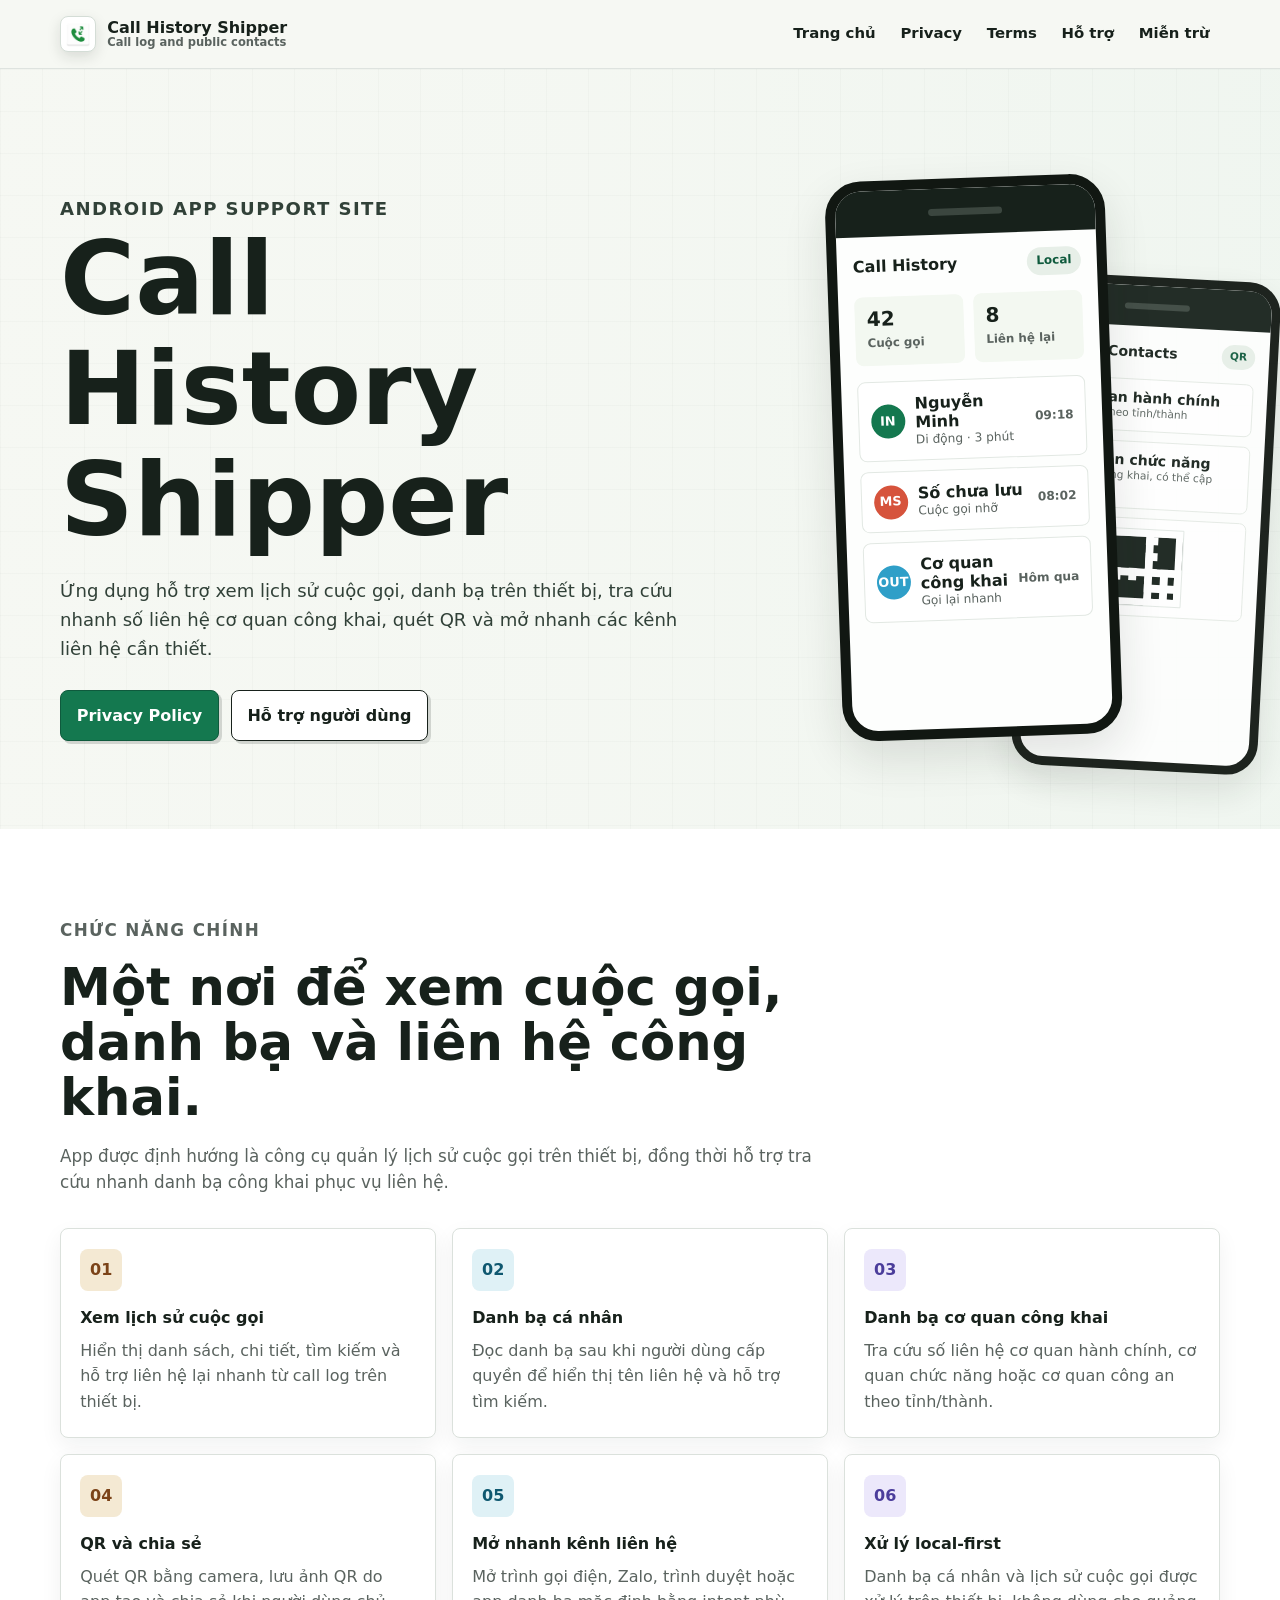
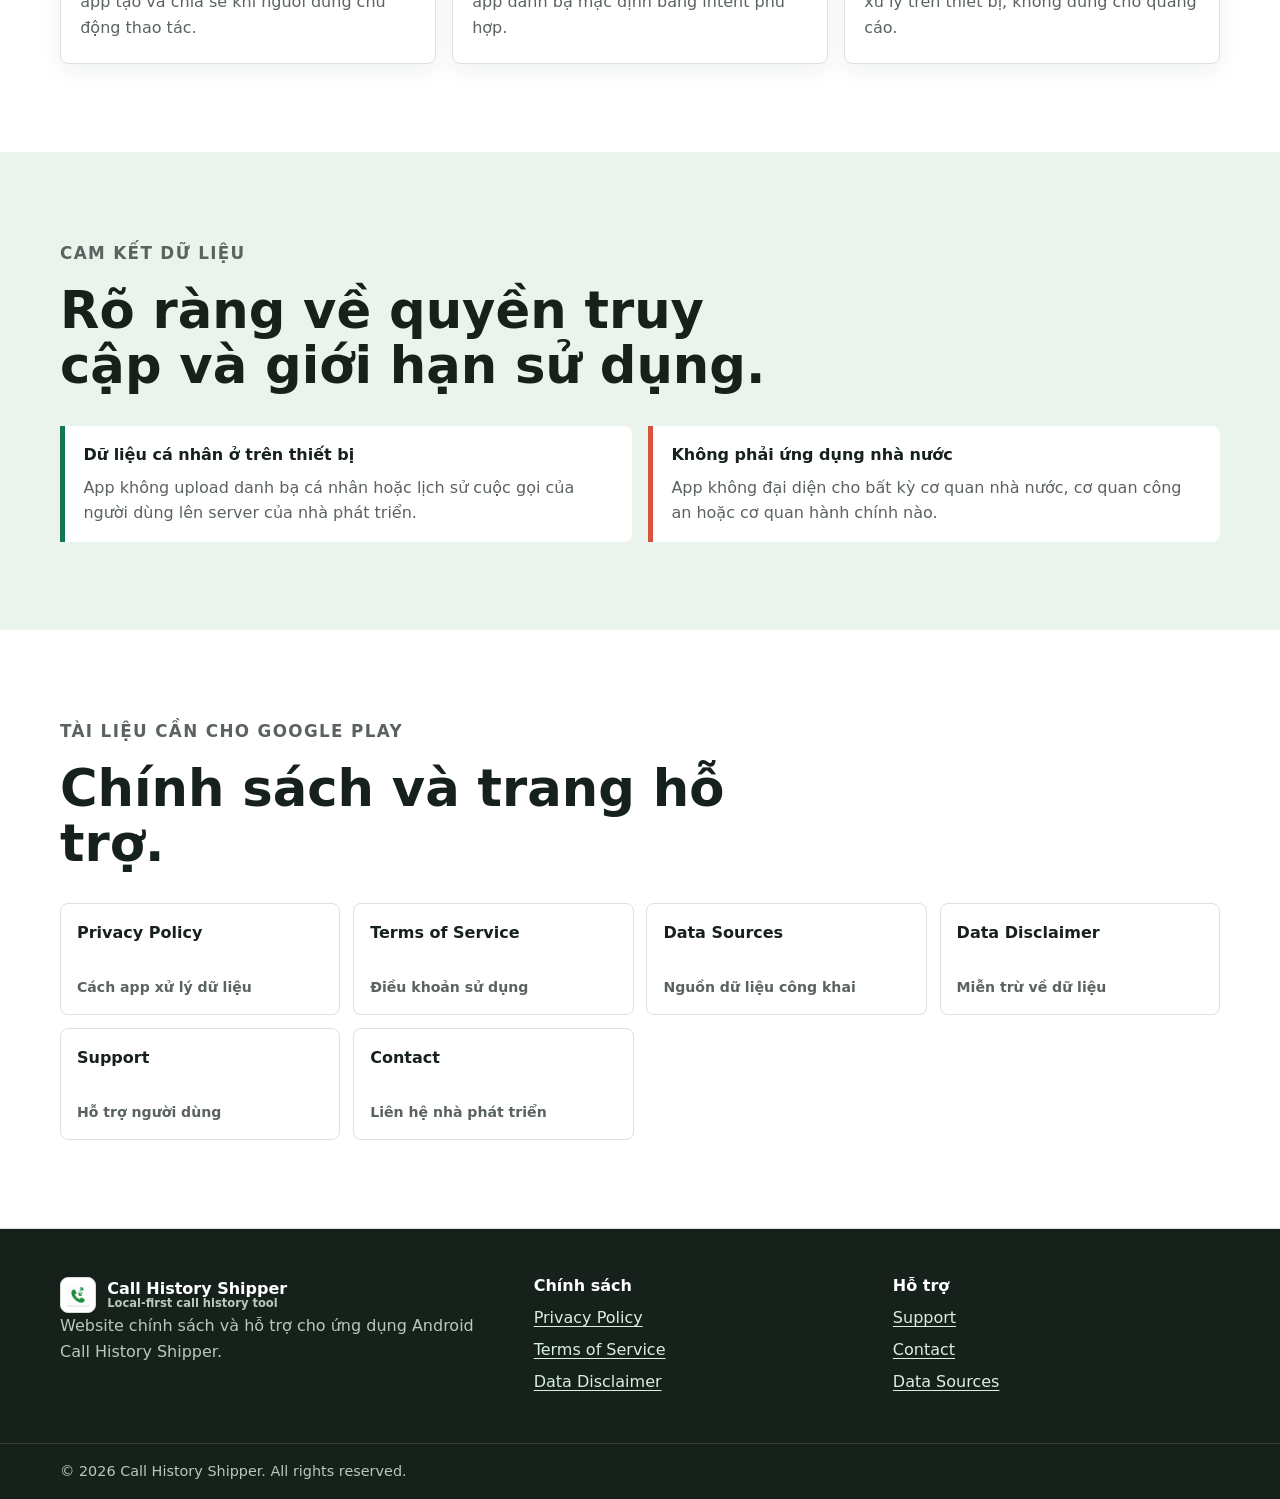
<file: index.html>
<!doctype html>
<html lang="vi">
  <head>
    <meta charset="utf-8" />
    <meta name="viewport" content="width=device-width, initial-scale=1" />
    <title>Call History Shipper</title>
    <meta
      name="description"
      content="Call History Shipper giúp xem lịch sử cuộc gọi, danh bạ trên thiết bị và tra cứu nhanh số liên hệ cơ quan công khai."
    />
    <link rel="canonical" href="https://vanphudev.github.io/call-history-site/" />
    <!-- SEO -->
    <meta name="robots" content="index, follow" />
    <meta name="theme-color" content="#14784f" />
    <meta name="application-name" content="Call History Shipper" />
    <link rel="icon" href="favicon.ico" sizes="any" />
    <link rel="icon" type="image/svg+xml" href="assets/icons/favicon.svg" />
    <link rel="icon" type="image/png" sizes="32x32" href="assets/icons/favicon-32.png" />
    <link rel="icon" type="image/png" sizes="16x16" href="assets/icons/favicon-16.png" />
    <link rel="apple-touch-icon" sizes="180x180" href="assets/icons/apple-touch-icon.png" />
    <link rel="manifest" href="site.webmanifest" />
    <meta property="og:type" content="website" />
    <meta property="og:locale" content="vi_VN" />
    <meta property="og:site_name" content="Call History Shipper" />
    <meta property="og:title" content="Call History Shipper" />
    <meta property="og:description" content="Call History Shipper giúp xem lịch sử cuộc gọi, danh bạ trên thiết bị và tra cứu nhanh số liên hệ cơ quan công khai." />
    <meta property="og:url" content="https://vanphudev.github.io/call-history-site/" />
    <meta property="og:image" content="https://vanphudev.github.io/call-history-site/assets/icons/og-image.png" />
    <meta property="og:image:width" content="1200" />
    <meta property="og:image:height" content="630" />
    <meta name="twitter:card" content="summary_large_image" />
    <meta name="twitter:title" content="Call History Shipper" />
    <meta name="twitter:description" content="Call History Shipper giúp xem lịch sử cuộc gọi, danh bạ trên thiết bị và tra cứu nhanh số liên hệ cơ quan công khai." />
    <meta name="twitter:image" content="https://vanphudev.github.io/call-history-site/assets/icons/og-image.png" />
    <script type="application/ld+json">
{
  "@context": "https://schema.org",
  "@graph": [
    {
      "@type": "WebSite",
      "@id": "https://vanphudev.github.io/call-history-site/#website",
      "url": "https://vanphudev.github.io/call-history-site/",
      "name": "Call History Shipper",
      "inLanguage": "vi-VN",
      "publisher": {
        "@id": "https://vanphudev.github.io/call-history-site/#organization"
      }
    },
    {
      "@type": "Organization",
      "@id": "https://vanphudev.github.io/call-history-site/#organization",
      "name": "Call History Shipper",
      "url": "https://vanphudev.github.io/call-history-site/",
      "logo": {
        "@type": "ImageObject",
        "url": "https://vanphudev.github.io/call-history-site/assets/icons/app-icon-512.png",
        "width": 512,
        "height": 512
      },
      "contactPoint": [
        {
          "@type": "ContactPoint",
          "email": "vanphu.dev@gmail.com",
          "telephone": "+84377985402",
          "contactType": "customer support",
          "availableLanguage": [
            "vi",
            "en"
          ]
        }
      ]
    },
    {
      "@type": "SoftwareApplication",
      "@id": "https://vanphudev.github.io/call-history-site/#app",
      "name": "Call History Shipper",
      "applicationCategory": "UtilitiesApplication",
      "operatingSystem": "Android",
      "url": "https://vanphudev.github.io/call-history-site/",
      "image": "https://vanphudev.github.io/call-history-site/assets/icons/og-image.png",
      "description": "Call History Shipper giúp xem lịch sử cuộc gọi, danh bạ trên thiết bị và tra cứu nhanh số liên hệ cơ quan công khai.",
      "publisher": {
        "@id": "https://vanphudev.github.io/call-history-site/#organization"
      },
      "offers": {
        "@type": "Offer",
        "price": "0",
        "priceCurrency": "VND"
      }
    }
  ]
}
    </script>
    <!-- /SEO -->
    <link rel="stylesheet" href="assets/css/styles.css" />
  </head>
  <body>
    <a class="skip-link" href="#main">Bỏ qua điều hướng</a>
    <header class="site-header">
      <div class="nav-shell">
        <a class="brand" href="./" aria-label="Call History Shipper">
          <span class="brand-mark">CH</span>
          <span class="brand-text">
            <span>Call History Shipper</span>
            <small>Call log and public contacts</small>
          </span>
        </a>
        <nav class="site-nav" aria-label="Điều hướng chính">
          <a data-nav-link href="./">Trang chủ</a>
          <a data-nav-link href="privacy-policy/">Privacy</a>
          <a data-nav-link href="terms/">Terms</a>
          <a data-nav-link href="support/">Hỗ trợ</a>
          <a data-nav-link href="data-disclaimer/">Miễn trừ</a>
        </nav>
      </div>
    </header>

    <main id="main">
      <section class="hero">
        <div class="hero-inner">
          <div class="hero-copy">
            <p class="eyebrow">Android app support site</p>
            <h1>Call History Shipper</h1>
            <p>
              Ứng dụng hỗ trợ xem lịch sử cuộc gọi, danh bạ trên thiết bị, tra cứu nhanh số liên hệ cơ quan công khai,
              quét QR và mở nhanh các kênh liên hệ cần thiết.
            </p>
            <div class="hero-actions">
              <a class="button primary" href="privacy-policy/">Privacy Policy</a>
              <a class="button" href="support/">Hỗ trợ người dùng</a>
            </div>
          </div>

          <div class="device-field" aria-hidden="true">
            <div class="phone main">
              <div class="phone-bar"><span class="phone-speaker"></span></div>
              <div class="app-screen">
                <div class="app-topline">
                  <span>Call History</span>
                  <span class="pill">Local</span>
                </div>
                <div class="metric-row">
                  <div class="metric"><strong>42</strong><span>Cuộc gọi</span></div>
                  <div class="metric"><strong>8</strong><span>Liên hệ lại</span></div>
                </div>
                <div class="call-item">
                  <span class="call-dot">IN</span>
                  <span><span class="call-name">Nguyễn Minh</span><span class="call-meta">Di động · 3 phút</span></span>
                  <span class="call-time">09:18</span>
                </div>
                <div class="call-item">
                  <span class="call-dot missed">MS</span>
                  <span><span class="call-name">Số chưa lưu</span><span class="call-meta">Cuộc gọi nhỡ</span></span>
                  <span class="call-time">08:02</span>
                </div>
                <div class="call-item">
                  <span class="call-dot out">OUT</span>
                  <span><span class="call-name">Cơ quan công khai</span><span class="call-meta">Gọi lại nhanh</span></span>
                  <span class="call-time">Hôm qua</span>
                </div>
              </div>
            </div>
            <div class="phone side">
              <div class="phone-bar"><span class="phone-speaker"></span></div>
              <div class="app-screen">
                <div class="app-topline">
                  <span>Public Contacts</span>
                  <span class="pill">QR</span>
                </div>
                <div class="agency-item">
                  <span class="agency-name">Cơ quan hành chính</span>
                  <span class="agency-meta">Tra cứu theo tỉnh/thành</span>
                </div>
                <div class="agency-item">
                  <span class="agency-name">Cơ quan chức năng</span>
                  <span class="agency-meta">Nguồn công khai, có thể cập nhật</span>
                </div>
                <div class="qr-panel"><span class="qr-grid"></span></div>
              </div>
            </div>
          </div>
        </div>
      </section>

      <section class="section white">
        <div class="container">
          <div class="section-head">
            <p class="eyebrow">Chức năng chính</p>
            <h2>Một nơi để xem cuộc gọi, danh bạ và liên hệ công khai.</h2>
            <p>
              App được định hướng là công cụ quản lý lịch sử cuộc gọi trên thiết bị, đồng thời hỗ trợ tra cứu nhanh
              danh bạ công khai phục vụ liên hệ.
            </p>
          </div>

          <div class="feature-grid">
            <article class="feature-card">
              <span class="feature-token">01</span>
              <strong>Xem lịch sử cuộc gọi</strong>
              <p>Hiển thị danh sách, chi tiết, tìm kiếm và hỗ trợ liên hệ lại nhanh từ call log trên thiết bị.</p>
            </article>
            <article class="feature-card">
              <span class="feature-token">02</span>
              <strong>Danh bạ cá nhân</strong>
              <p>Đọc danh bạ sau khi người dùng cấp quyền để hiển thị tên liên hệ và hỗ trợ tìm kiếm.</p>
            </article>
            <article class="feature-card">
              <span class="feature-token">03</span>
              <strong>Danh bạ cơ quan công khai</strong>
              <p>Tra cứu số liên hệ cơ quan hành chính, cơ quan chức năng hoặc cơ quan công an theo tỉnh/thành.</p>
            </article>
            <article class="feature-card">
              <span class="feature-token">04</span>
              <strong>QR và chia sẻ</strong>
              <p>Quét QR bằng camera, lưu ảnh QR do app tạo và chia sẻ khi người dùng chủ động thao tác.</p>
            </article>
            <article class="feature-card">
              <span class="feature-token">05</span>
              <strong>Mở nhanh kênh liên hệ</strong>
              <p>Mở trình gọi điện, Zalo, trình duyệt hoặc app danh bạ mặc định bằng intent phù hợp.</p>
            </article>
            <article class="feature-card">
              <span class="feature-token">06</span>
              <strong>Xử lý local-first</strong>
              <p>Danh bạ cá nhân và lịch sử cuộc gọi được xử lý trên thiết bị, không dùng cho quảng cáo.</p>
            </article>
          </div>
        </div>
      </section>

      <section class="section green">
        <div class="container">
          <div class="section-head">
            <p class="eyebrow">Cam kết dữ liệu</p>
            <h2>Rõ ràng về quyền truy cập và giới hạn sử dụng.</h2>
          </div>
          <div class="notice-row">
            <div class="notice good">
              <strong>Dữ liệu cá nhân ở trên thiết bị</strong>
              <p>App không upload danh bạ cá nhân hoặc lịch sử cuộc gọi của người dùng lên server của nhà phát triển.</p>
            </div>
            <div class="notice">
              <strong>Không phải ứng dụng nhà nước</strong>
              <p>App không đại diện cho bất kỳ cơ quan nhà nước, cơ quan công an hoặc cơ quan hành chính nào.</p>
            </div>
          </div>
        </div>
      </section>

      <section class="section white">
        <div class="container">
          <div class="section-head">
            <p class="eyebrow">Tài liệu cần cho Google Play</p>
            <h2>Chính sách và trang hỗ trợ.</h2>
          </div>
          <div class="policy-links">
            <a class="policy-link" href="privacy-policy/">Privacy Policy <span>Cách app xử lý dữ liệu</span></a>
            <a class="policy-link" href="terms/">Terms of Service <span>Điều khoản sử dụng</span></a>
            <a class="policy-link" href="data-sources/">Data Sources <span>Nguồn dữ liệu công khai</span></a>
            <a class="policy-link" href="data-disclaimer/">Data Disclaimer <span>Miễn trừ về dữ liệu</span></a>
            <a class="policy-link" href="support/">Support <span>Hỗ trợ người dùng</span></a>
            <a class="policy-link" href="contact/">Contact <span>Liên hệ nhà phát triển</span></a>
          </div>
        </div>
      </section>
    </main>

    <footer class="site-footer">
      <div class="footer-grid">
        <div class="footer-column">
          <a class="brand" href="./" aria-label="Call History Shipper">
            <span class="brand-mark">CH</span>
            <span class="brand-text">
              <span>Call History Shipper</span>
              <small>Local-first call history tool</small>
            </span>
          </a>
          <p>Website chính sách và hỗ trợ cho ứng dụng Android Call History Shipper.</p>
        </div>
        <div class="footer-column">
          <h2>Chính sách</h2>
          <div class="footer-links">
            <a href="privacy-policy/">Privacy Policy</a>
            <a href="terms/">Terms of Service</a>
            <a href="data-disclaimer/">Data Disclaimer</a>
          </div>
        </div>
        <div class="footer-column">
          <h2>Hỗ trợ</h2>
          <div class="footer-links">
            <a href="support/">Support</a>
            <a href="contact/">Contact</a>
            <a href="data-sources/">Data Sources</a>
          </div>
        </div>
      </div>
      <div class="footer-bottom">
        <div class="footer-bottom-inner">© <span data-year>2026</span> Call History Shipper. All rights reserved.</div>
      </div>
    </footer>
    <script src="assets/js/site.js"></script>
  </body>
</html>
</file>
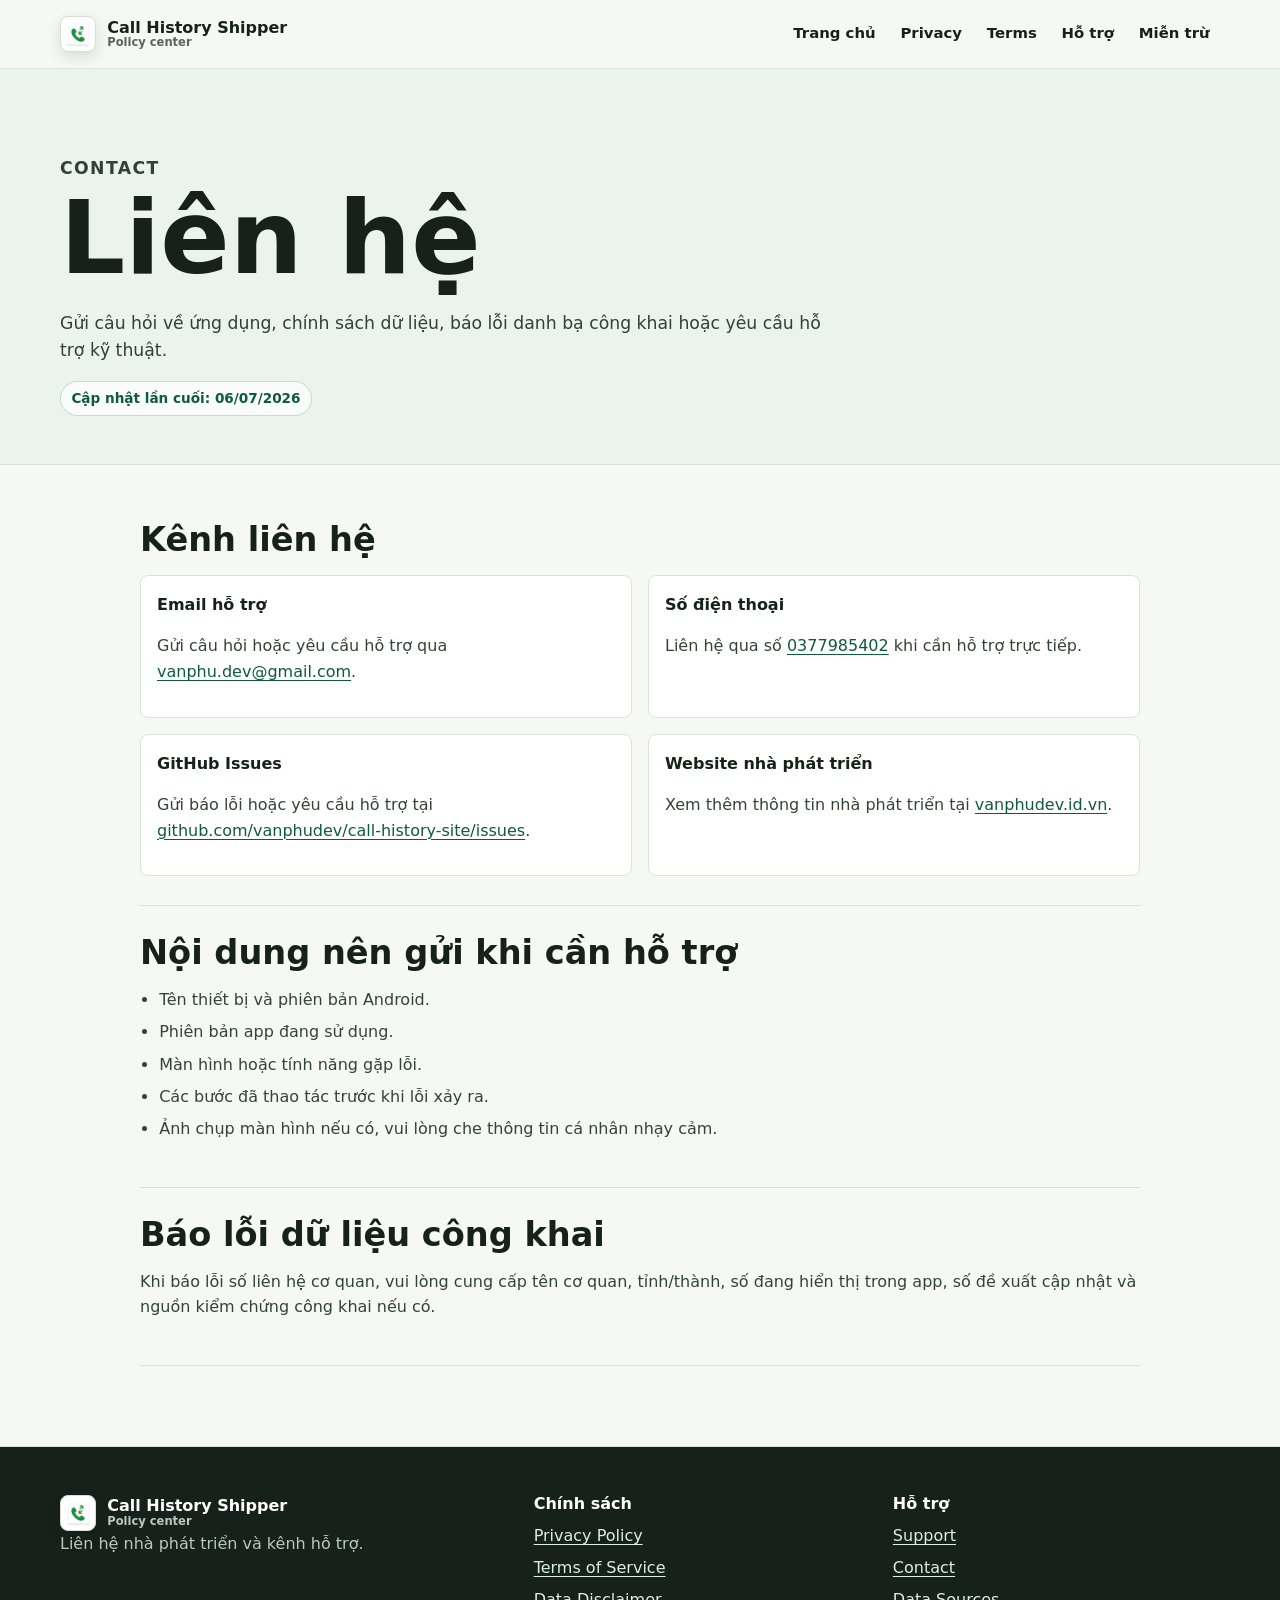
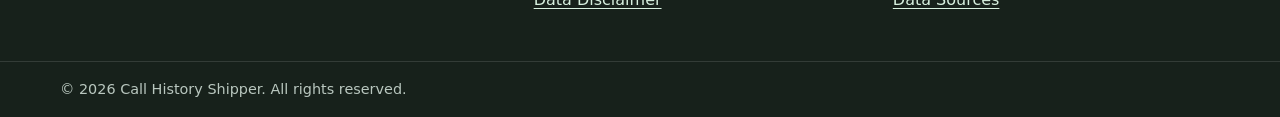
<file: contact/index.html>
<!doctype html>
<html lang="vi">
  <head>
    <meta charset="utf-8" />
    <meta name="viewport" content="width=device-width, initial-scale=1" />
    <title>Contact | Call History Shipper</title>
    <meta name="description" content="Liên hệ nhà phát triển Call History Shipper." />
    <link rel="canonical" href="https://vanphudev.github.io/call-history-site/contact/" />
    <!-- SEO -->
    <meta name="robots" content="index, follow" />
    <meta name="theme-color" content="#14784f" />
    <meta name="application-name" content="Call History Shipper" />
    <link rel="icon" href="../favicon.ico" sizes="any" />
    <link rel="icon" type="image/svg+xml" href="../assets/icons/favicon.svg" />
    <link rel="icon" type="image/png" sizes="32x32" href="../assets/icons/favicon-32.png" />
    <link rel="icon" type="image/png" sizes="16x16" href="../assets/icons/favicon-16.png" />
    <link rel="apple-touch-icon" sizes="180x180" href="../assets/icons/apple-touch-icon.png" />
    <link rel="manifest" href="../site.webmanifest" />
    <meta property="og:type" content="website" />
    <meta property="og:locale" content="vi_VN" />
    <meta property="og:site_name" content="Call History Shipper" />
    <meta property="og:title" content="Contact | Call History Shipper" />
    <meta property="og:description" content="Liên hệ nhà phát triển Call History Shipper." />
    <meta property="og:url" content="https://vanphudev.github.io/call-history-site/contact/" />
    <meta property="og:image" content="https://vanphudev.github.io/call-history-site/assets/icons/og-image.png" />
    <meta property="og:image:width" content="1200" />
    <meta property="og:image:height" content="630" />
    <meta name="twitter:card" content="summary_large_image" />
    <meta name="twitter:title" content="Contact | Call History Shipper" />
    <meta name="twitter:description" content="Liên hệ nhà phát triển Call History Shipper." />
    <meta name="twitter:image" content="https://vanphudev.github.io/call-history-site/assets/icons/og-image.png" />
    <script type="application/ld+json">
{
  "@context": "https://schema.org",
  "@type": "WebPage",
  "name": "Contact | Call History Shipper",
  "description": "Liên hệ nhà phát triển Call History Shipper.",
  "url": "https://vanphudev.github.io/call-history-site/contact/",
  "inLanguage": "vi-VN",
  "isPartOf": {
    "@type": "WebSite",
    "name": "Call History Shipper",
    "url": "https://vanphudev.github.io/call-history-site/"
  },
  "publisher": {
    "@type": "Organization",
    "@id": "https://vanphudev.github.io/call-history-site/#organization",
    "name": "Call History Shipper",
    "url": "https://vanphudev.github.io/call-history-site/",
    "logo": {
      "@type": "ImageObject",
      "url": "https://vanphudev.github.io/call-history-site/assets/icons/app-icon-512.png",
      "width": 512,
      "height": 512
    },
    "contactPoint": [
      {
        "@type": "ContactPoint",
        "email": "vanphu.dev@gmail.com",
        "telephone": "+84377985402",
        "contactType": "customer support",
        "availableLanguage": [
          "vi",
          "en"
        ]
      }
    ]
  }
}
    </script>
    <!-- /SEO -->
    <link rel="stylesheet" href="../assets/css/styles.css" />
  </head>
  <body>
    <a class="skip-link" href="#main">Bỏ qua điều hướng</a>
    <header class="site-header">
      <div class="nav-shell">
        <a class="brand" href="../" aria-label="Call History Shipper">
          <span class="brand-mark">CH</span>
          <span class="brand-text"><span>Call History Shipper</span><small>Policy center</small></span>
        </a>
        <nav class="site-nav" aria-label="Điều hướng chính">
          <a data-nav-link href="../">Trang chủ</a>
          <a data-nav-link href="../privacy-policy/">Privacy</a>
          <a data-nav-link href="../terms/">Terms</a>
          <a data-nav-link href="../support/">Hỗ trợ</a>
          <a data-nav-link href="../data-disclaimer/">Miễn trừ</a>
        </nav>
      </div>
    </header>

    <main id="main">
      <section class="doc-hero">
        <div class="container">
          <p class="eyebrow">Contact</p>
          <h1>Liên hệ</h1>
          <p>
            Gửi câu hỏi về ứng dụng, chính sách dữ liệu, báo lỗi danh bạ công khai hoặc yêu cầu hỗ trợ kỹ thuật.
          </p>
          <div class="doc-meta">
            <span>Cập nhật lần cuối: 06/07/2026</span>
          </div>
        </div>
      </section>

      <div class="doc-layout">
        <section class="doc-section">
          <h2>Kênh liên hệ</h2>
          <div class="contact-list">
            <div class="contact-item">
              <strong>Email hỗ trợ</strong>
              <p>
                Gửi câu hỏi hoặc yêu cầu hỗ trợ qua
                <a href="mailto:vanphu.dev@gmail.com">vanphu.dev@gmail.com</a>.
              </p>
            </div>
            <div class="contact-item">
              <strong>Số điện thoại</strong>
              <p>
                Liên hệ qua số <a href="tel:+84377985402">0377985402</a> khi cần hỗ trợ trực tiếp.
              </p>
            </div>
            <div class="contact-item">
              <strong>GitHub Issues</strong>
              <p>
                Gửi báo lỗi hoặc yêu cầu hỗ trợ tại
                <a href="https://github.com/vanphudev/call-history-site/issues">github.com/vanphudev/call-history-site/issues</a>.
              </p>
            </div>
            <div class="contact-item">
              <strong>Website nhà phát triển</strong>
              <p>
                Xem thêm thông tin nhà phát triển tại
                <a href="https://vanphudev.id.vn/">vanphudev.id.vn</a>.
              </p>
            </div>
          </div>
        </section>

        <section class="doc-section">
          <h2>Nội dung nên gửi khi cần hỗ trợ</h2>
          <ul>
            <li>Tên thiết bị và phiên bản Android.</li>
            <li>Phiên bản app đang sử dụng.</li>
            <li>Màn hình hoặc tính năng gặp lỗi.</li>
            <li>Các bước đã thao tác trước khi lỗi xảy ra.</li>
            <li>Ảnh chụp màn hình nếu có, vui lòng che thông tin cá nhân nhạy cảm.</li>
          </ul>
        </section>

        <section class="doc-section">
          <h2>Báo lỗi dữ liệu công khai</h2>
          <p>
            Khi báo lỗi số liên hệ cơ quan, vui lòng cung cấp tên cơ quan, tỉnh/thành, số đang hiển thị trong app, số đề
            xuất cập nhật và nguồn kiểm chứng công khai nếu có.
          </p>
        </section>
      </div>
    </main>

    <footer class="site-footer">
      <div class="footer-grid">
        <div class="footer-column">
          <a class="brand" href="../" aria-label="Call History Shipper">
            <span class="brand-mark">CH</span>
            <span class="brand-text"><span>Call History Shipper</span><small>Policy center</small></span>
          </a>
          <p>Liên hệ nhà phát triển và kênh hỗ trợ.</p>
        </div>
        <div class="footer-column">
          <h2>Chính sách</h2>
          <div class="footer-links">
            <a href="../privacy-policy/">Privacy Policy</a>
            <a href="../terms/">Terms of Service</a>
            <a href="../data-disclaimer/">Data Disclaimer</a>
          </div>
        </div>
        <div class="footer-column">
          <h2>Hỗ trợ</h2>
          <div class="footer-links">
            <a href="../support/">Support</a>
            <a href="./">Contact</a>
            <a href="../data-sources/">Data Sources</a>
          </div>
        </div>
      </div>
      <div class="footer-bottom">
        <div class="footer-bottom-inner">© <span data-year>2026</span> Call History Shipper. All rights reserved.</div>
      </div>
    </footer>
    <script src="../assets/js/site.js"></script>
  </body>
</html>
</file>
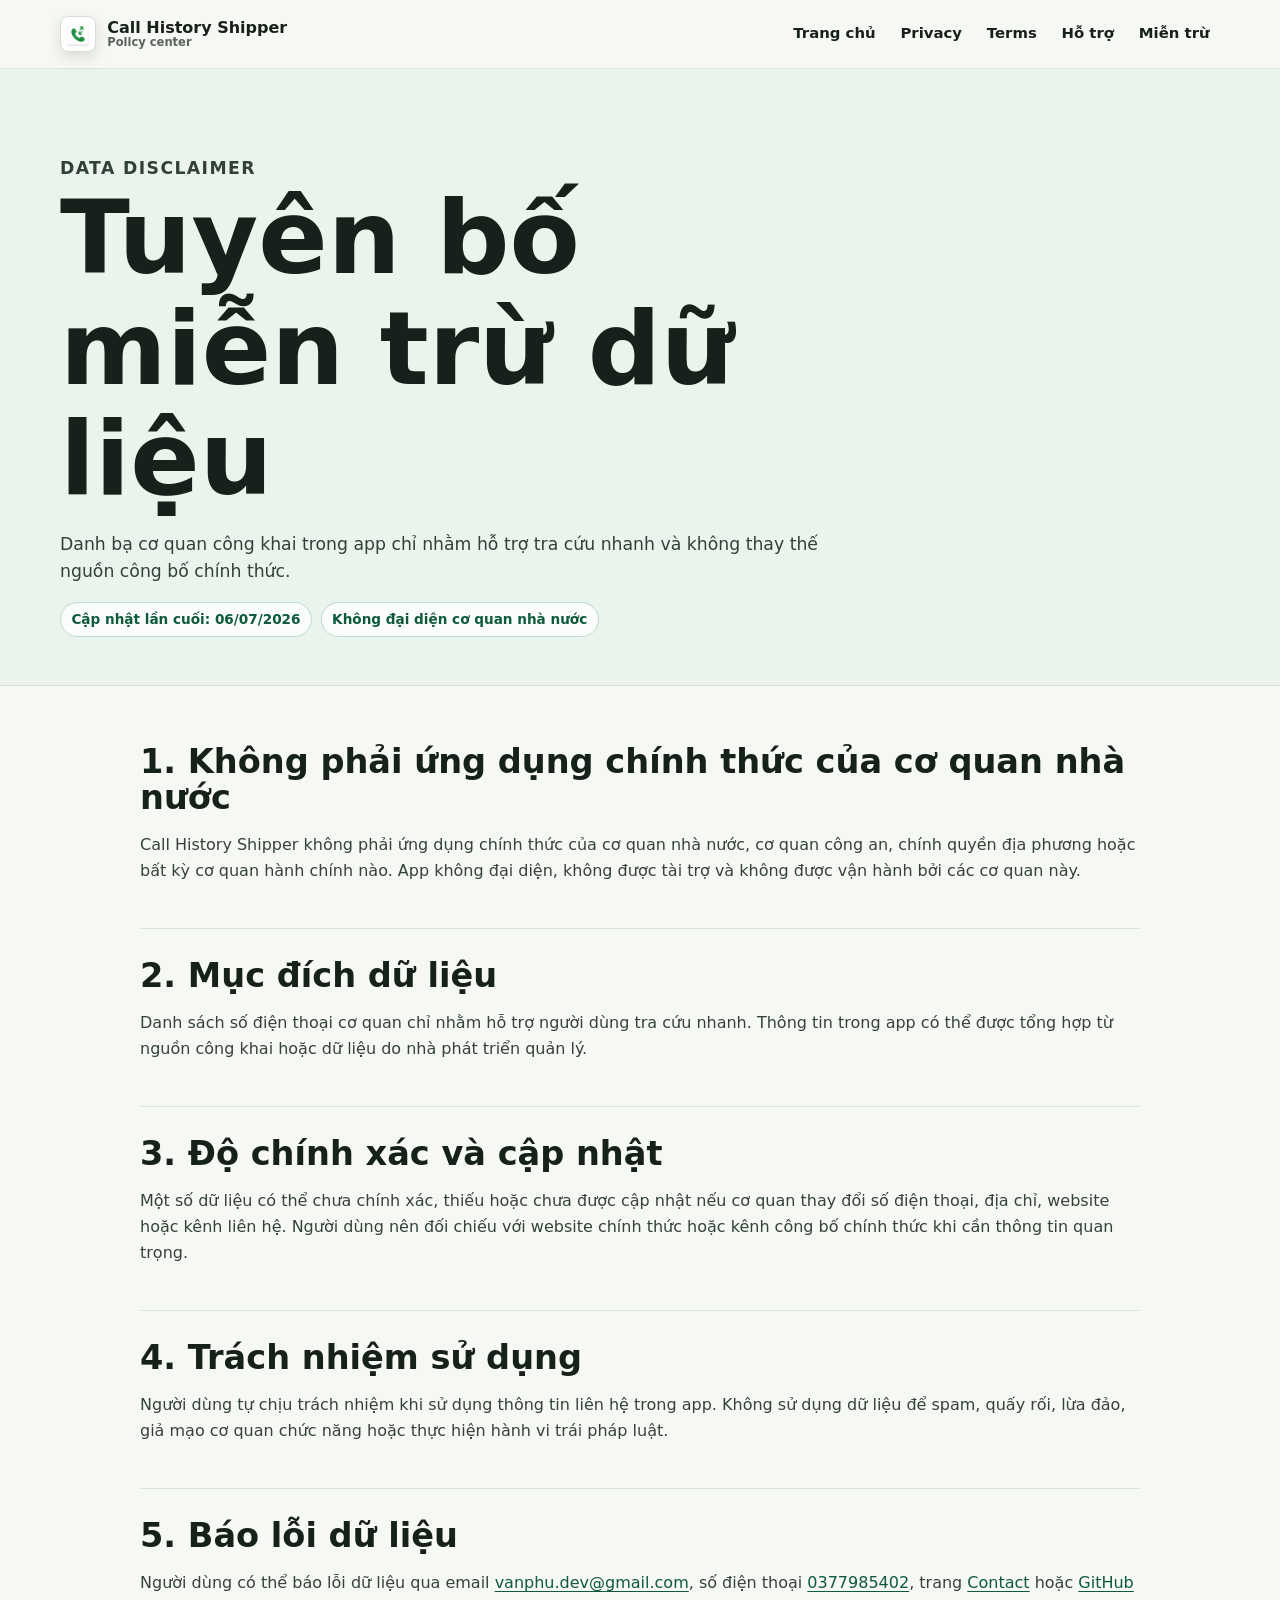
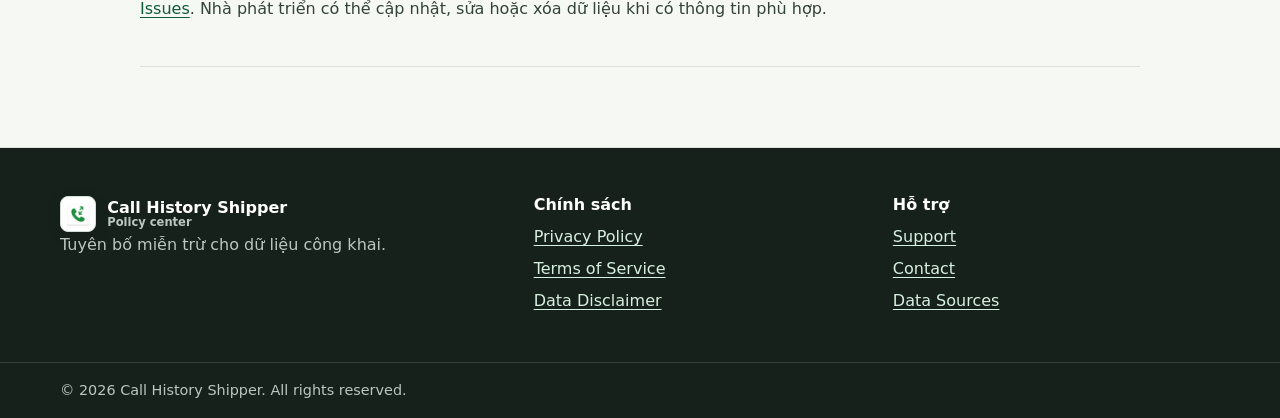
<file: data-disclaimer/index.html>
<!doctype html>
<html lang="vi">
  <head>
    <meta charset="utf-8" />
    <meta name="viewport" content="width=device-width, initial-scale=1" />
    <title>Data Disclaimer | Call History Shipper</title>
    <meta name="description" content="Tuyên bố miễn trừ về dữ liệu công khai trong Call History Shipper." />
    <link rel="canonical" href="https://vanphudev.github.io/call-history-site/data-disclaimer/" />
    <!-- SEO -->
    <meta name="robots" content="index, follow" />
    <meta name="theme-color" content="#14784f" />
    <meta name="application-name" content="Call History Shipper" />
    <link rel="icon" href="../favicon.ico" sizes="any" />
    <link rel="icon" type="image/svg+xml" href="../assets/icons/favicon.svg" />
    <link rel="icon" type="image/png" sizes="32x32" href="../assets/icons/favicon-32.png" />
    <link rel="icon" type="image/png" sizes="16x16" href="../assets/icons/favicon-16.png" />
    <link rel="apple-touch-icon" sizes="180x180" href="../assets/icons/apple-touch-icon.png" />
    <link rel="manifest" href="../site.webmanifest" />
    <meta property="og:type" content="website" />
    <meta property="og:locale" content="vi_VN" />
    <meta property="og:site_name" content="Call History Shipper" />
    <meta property="og:title" content="Data Disclaimer | Call History Shipper" />
    <meta property="og:description" content="Tuyên bố miễn trừ về dữ liệu công khai trong Call History Shipper." />
    <meta property="og:url" content="https://vanphudev.github.io/call-history-site/data-disclaimer/" />
    <meta property="og:image" content="https://vanphudev.github.io/call-history-site/assets/icons/og-image.png" />
    <meta property="og:image:width" content="1200" />
    <meta property="og:image:height" content="630" />
    <meta name="twitter:card" content="summary_large_image" />
    <meta name="twitter:title" content="Data Disclaimer | Call History Shipper" />
    <meta name="twitter:description" content="Tuyên bố miễn trừ về dữ liệu công khai trong Call History Shipper." />
    <meta name="twitter:image" content="https://vanphudev.github.io/call-history-site/assets/icons/og-image.png" />
    <script type="application/ld+json">
{
  "@context": "https://schema.org",
  "@type": "WebPage",
  "name": "Data Disclaimer | Call History Shipper",
  "description": "Tuyên bố miễn trừ về dữ liệu công khai trong Call History Shipper.",
  "url": "https://vanphudev.github.io/call-history-site/data-disclaimer/",
  "inLanguage": "vi-VN",
  "isPartOf": {
    "@type": "WebSite",
    "name": "Call History Shipper",
    "url": "https://vanphudev.github.io/call-history-site/"
  },
  "publisher": {
    "@type": "Organization",
    "@id": "https://vanphudev.github.io/call-history-site/#organization",
    "name": "Call History Shipper",
    "url": "https://vanphudev.github.io/call-history-site/",
    "logo": {
      "@type": "ImageObject",
      "url": "https://vanphudev.github.io/call-history-site/assets/icons/app-icon-512.png",
      "width": 512,
      "height": 512
    },
    "contactPoint": [
      {
        "@type": "ContactPoint",
        "email": "vanphu.dev@gmail.com",
        "telephone": "+84377985402",
        "contactType": "customer support",
        "availableLanguage": [
          "vi",
          "en"
        ]
      }
    ]
  }
}
    </script>
    <!-- /SEO -->
    <link rel="stylesheet" href="../assets/css/styles.css" />
  </head>
  <body>
    <a class="skip-link" href="#main">Bỏ qua điều hướng</a>
    <header class="site-header">
      <div class="nav-shell">
        <a class="brand" href="../" aria-label="Call History Shipper">
          <span class="brand-mark">CH</span>
          <span class="brand-text"><span>Call History Shipper</span><small>Policy center</small></span>
        </a>
        <nav class="site-nav" aria-label="Điều hướng chính">
          <a data-nav-link href="../">Trang chủ</a>
          <a data-nav-link href="../privacy-policy/">Privacy</a>
          <a data-nav-link href="../terms/">Terms</a>
          <a data-nav-link href="../support/">Hỗ trợ</a>
          <a data-nav-link href="./">Miễn trừ</a>
        </nav>
      </div>
    </header>

    <main id="main">
      <section class="doc-hero">
        <div class="container">
          <p class="eyebrow">Data Disclaimer</p>
          <h1>Tuyên bố miễn trừ dữ liệu</h1>
          <p>
            Danh bạ cơ quan công khai trong app chỉ nhằm hỗ trợ tra cứu nhanh và không thay thế nguồn công bố chính thức.
          </p>
          <div class="doc-meta">
            <span>Cập nhật lần cuối: 06/07/2026</span>
            <span>Không đại diện cơ quan nhà nước</span>
          </div>
        </div>
      </section>

      <div class="doc-layout">
        <section class="doc-section">
          <h2>1. Không phải ứng dụng chính thức của cơ quan nhà nước</h2>
          <p>
            Call History Shipper không phải ứng dụng chính thức của cơ quan nhà nước, cơ quan công an, chính quyền địa
            phương hoặc bất kỳ cơ quan hành chính nào. App không đại diện, không được tài trợ và không được vận hành bởi
            các cơ quan này.
          </p>
        </section>

        <section class="doc-section">
          <h2>2. Mục đích dữ liệu</h2>
          <p>
            Danh sách số điện thoại cơ quan chỉ nhằm hỗ trợ người dùng tra cứu nhanh. Thông tin trong app có thể được
            tổng hợp từ nguồn công khai hoặc dữ liệu do nhà phát triển quản lý.
          </p>
        </section>

        <section class="doc-section">
          <h2>3. Độ chính xác và cập nhật</h2>
          <p>
            Một số dữ liệu có thể chưa chính xác, thiếu hoặc chưa được cập nhật nếu cơ quan thay đổi số điện thoại, địa
            chỉ, website hoặc kênh liên hệ. Người dùng nên đối chiếu với website chính thức hoặc kênh công bố chính thức
            khi cần thông tin quan trọng.
          </p>
        </section>

        <section class="doc-section">
          <h2>4. Trách nhiệm sử dụng</h2>
          <p>
            Người dùng tự chịu trách nhiệm khi sử dụng thông tin liên hệ trong app. Không sử dụng dữ liệu để spam, quấy
            rối, lừa đảo, giả mạo cơ quan chức năng hoặc thực hiện hành vi trái pháp luật.
          </p>
        </section>

        <section class="doc-section">
          <h2>5. Báo lỗi dữ liệu</h2>
          <p>
            Người dùng có thể báo lỗi dữ liệu qua email
            <a href="mailto:vanphu.dev@gmail.com">vanphu.dev@gmail.com</a>, số điện thoại
            <a href="tel:+84377985402">0377985402</a>, trang <a href="../contact/">Contact</a> hoặc
            <a href="https://github.com/vanphudev/call-history-site/issues">GitHub Issues</a>. Nhà phát triển có thể cập
            nhật, sửa hoặc xóa dữ liệu khi có thông tin phù hợp.
          </p>
        </section>
      </div>
    </main>

    <footer class="site-footer">
      <div class="footer-grid">
        <div class="footer-column">
          <a class="brand" href="../" aria-label="Call History Shipper">
            <span class="brand-mark">CH</span>
            <span class="brand-text"><span>Call History Shipper</span><small>Policy center</small></span>
          </a>
          <p>Tuyên bố miễn trừ cho dữ liệu công khai.</p>
        </div>
        <div class="footer-column">
          <h2>Chính sách</h2>
          <div class="footer-links">
            <a href="../privacy-policy/">Privacy Policy</a>
            <a href="../terms/">Terms of Service</a>
            <a href="./">Data Disclaimer</a>
          </div>
        </div>
        <div class="footer-column">
          <h2>Hỗ trợ</h2>
          <div class="footer-links">
            <a href="../support/">Support</a>
            <a href="../contact/">Contact</a>
            <a href="../data-sources/">Data Sources</a>
          </div>
        </div>
      </div>
      <div class="footer-bottom">
        <div class="footer-bottom-inner">© <span data-year>2026</span> Call History Shipper. All rights reserved.</div>
      </div>
    </footer>
    <script src="../assets/js/site.js"></script>
  </body>
</html>
</file>
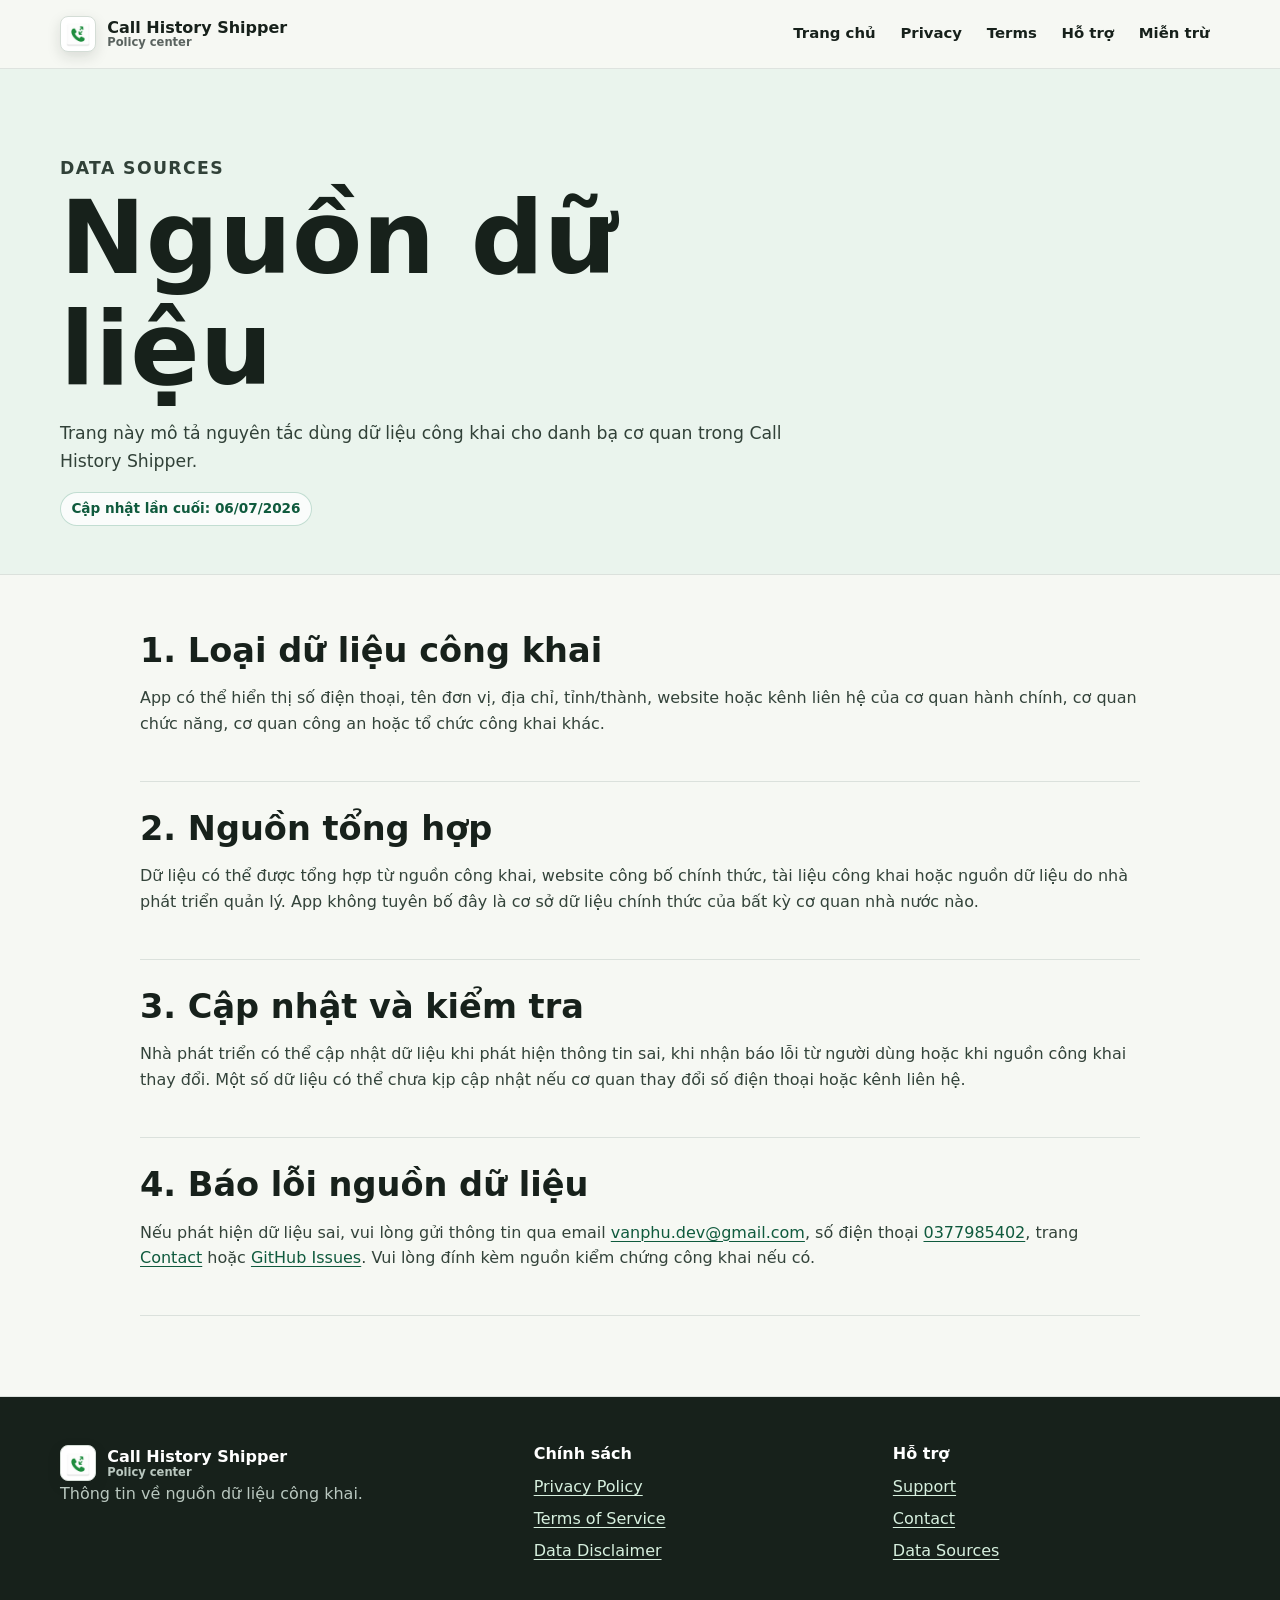
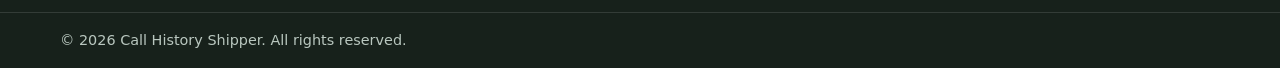
<file: data-sources/index.html>
<!doctype html>
<html lang="vi">
  <head>
    <meta charset="utf-8" />
    <meta name="viewport" content="width=device-width, initial-scale=1" />
    <title>Data Sources | Call History Shipper</title>
    <meta name="description" content="Nguồn dữ liệu danh bạ công khai trong Call History Shipper." />
    <link rel="canonical" href="https://vanphudev.github.io/call-history-site/data-sources/" />
    <!-- SEO -->
    <meta name="robots" content="index, follow" />
    <meta name="theme-color" content="#14784f" />
    <meta name="application-name" content="Call History Shipper" />
    <link rel="icon" href="../favicon.ico" sizes="any" />
    <link rel="icon" type="image/svg+xml" href="../assets/icons/favicon.svg" />
    <link rel="icon" type="image/png" sizes="32x32" href="../assets/icons/favicon-32.png" />
    <link rel="icon" type="image/png" sizes="16x16" href="../assets/icons/favicon-16.png" />
    <link rel="apple-touch-icon" sizes="180x180" href="../assets/icons/apple-touch-icon.png" />
    <link rel="manifest" href="../site.webmanifest" />
    <meta property="og:type" content="website" />
    <meta property="og:locale" content="vi_VN" />
    <meta property="og:site_name" content="Call History Shipper" />
    <meta property="og:title" content="Data Sources | Call History Shipper" />
    <meta property="og:description" content="Nguồn dữ liệu danh bạ công khai trong Call History Shipper." />
    <meta property="og:url" content="https://vanphudev.github.io/call-history-site/data-sources/" />
    <meta property="og:image" content="https://vanphudev.github.io/call-history-site/assets/icons/og-image.png" />
    <meta property="og:image:width" content="1200" />
    <meta property="og:image:height" content="630" />
    <meta name="twitter:card" content="summary_large_image" />
    <meta name="twitter:title" content="Data Sources | Call History Shipper" />
    <meta name="twitter:description" content="Nguồn dữ liệu danh bạ công khai trong Call History Shipper." />
    <meta name="twitter:image" content="https://vanphudev.github.io/call-history-site/assets/icons/og-image.png" />
    <script type="application/ld+json">
{
  "@context": "https://schema.org",
  "@type": "WebPage",
  "name": "Data Sources | Call History Shipper",
  "description": "Nguồn dữ liệu danh bạ công khai trong Call History Shipper.",
  "url": "https://vanphudev.github.io/call-history-site/data-sources/",
  "inLanguage": "vi-VN",
  "isPartOf": {
    "@type": "WebSite",
    "name": "Call History Shipper",
    "url": "https://vanphudev.github.io/call-history-site/"
  },
  "publisher": {
    "@type": "Organization",
    "@id": "https://vanphudev.github.io/call-history-site/#organization",
    "name": "Call History Shipper",
    "url": "https://vanphudev.github.io/call-history-site/",
    "logo": {
      "@type": "ImageObject",
      "url": "https://vanphudev.github.io/call-history-site/assets/icons/app-icon-512.png",
      "width": 512,
      "height": 512
    },
    "contactPoint": [
      {
        "@type": "ContactPoint",
        "email": "vanphu.dev@gmail.com",
        "telephone": "+84377985402",
        "contactType": "customer support",
        "availableLanguage": [
          "vi",
          "en"
        ]
      }
    ]
  }
}
    </script>
    <!-- /SEO -->
    <link rel="stylesheet" href="../assets/css/styles.css" />
  </head>
  <body>
    <a class="skip-link" href="#main">Bỏ qua điều hướng</a>
    <header class="site-header">
      <div class="nav-shell">
        <a class="brand" href="../" aria-label="Call History Shipper">
          <span class="brand-mark">CH</span>
          <span class="brand-text"><span>Call History Shipper</span><small>Policy center</small></span>
        </a>
        <nav class="site-nav" aria-label="Điều hướng chính">
          <a data-nav-link href="../">Trang chủ</a>
          <a data-nav-link href="../privacy-policy/">Privacy</a>
          <a data-nav-link href="../terms/">Terms</a>
          <a data-nav-link href="../support/">Hỗ trợ</a>
          <a data-nav-link href="../data-disclaimer/">Miễn trừ</a>
        </nav>
      </div>
    </header>

    <main id="main">
      <section class="doc-hero">
        <div class="container">
          <p class="eyebrow">Data Sources</p>
          <h1>Nguồn dữ liệu</h1>
          <p>
            Trang này mô tả nguyên tắc dùng dữ liệu công khai cho danh bạ cơ quan trong Call History Shipper.
          </p>
          <div class="doc-meta">
            <span>Cập nhật lần cuối: 06/07/2026</span>
          </div>
        </div>
      </section>

      <div class="doc-layout">
        <section class="doc-section">
          <h2>1. Loại dữ liệu công khai</h2>
          <p>
            App có thể hiển thị số điện thoại, tên đơn vị, địa chỉ, tỉnh/thành, website hoặc kênh liên hệ của cơ quan
            hành chính, cơ quan chức năng, cơ quan công an hoặc tổ chức công khai khác.
          </p>
        </section>

        <section class="doc-section">
          <h2>2. Nguồn tổng hợp</h2>
          <p>
            Dữ liệu có thể được tổng hợp từ nguồn công khai, website công bố chính thức, tài liệu công khai hoặc nguồn dữ
            liệu do nhà phát triển quản lý. App không tuyên bố đây là cơ sở dữ liệu chính thức của bất kỳ cơ quan nhà
            nước nào.
          </p>
        </section>

        <section class="doc-section">
          <h2>3. Cập nhật và kiểm tra</h2>
          <p>
            Nhà phát triển có thể cập nhật dữ liệu khi phát hiện thông tin sai, khi nhận báo lỗi từ người dùng hoặc khi
            nguồn công khai thay đổi. Một số dữ liệu có thể chưa kịp cập nhật nếu cơ quan thay đổi số điện thoại hoặc
            kênh liên hệ.
          </p>
        </section>

        <section class="doc-section">
          <h2>4. Báo lỗi nguồn dữ liệu</h2>
          <p>
            Nếu phát hiện dữ liệu sai, vui lòng gửi thông tin qua email
            <a href="mailto:vanphu.dev@gmail.com">vanphu.dev@gmail.com</a>, số điện thoại
            <a href="tel:+84377985402">0377985402</a>, trang <a href="../contact/">Contact</a> hoặc
            <a href="https://github.com/vanphudev/call-history-site/issues">GitHub Issues</a>. Vui lòng đính kèm nguồn
            kiểm chứng công khai nếu có.
          </p>
        </section>
      </div>
    </main>

    <footer class="site-footer">
      <div class="footer-grid">
        <div class="footer-column">
          <a class="brand" href="../" aria-label="Call History Shipper">
            <span class="brand-mark">CH</span>
            <span class="brand-text"><span>Call History Shipper</span><small>Policy center</small></span>
          </a>
          <p>Thông tin về nguồn dữ liệu công khai.</p>
        </div>
        <div class="footer-column">
          <h2>Chính sách</h2>
          <div class="footer-links">
            <a href="../privacy-policy/">Privacy Policy</a>
            <a href="../terms/">Terms of Service</a>
            <a href="../data-disclaimer/">Data Disclaimer</a>
          </div>
        </div>
        <div class="footer-column">
          <h2>Hỗ trợ</h2>
          <div class="footer-links">
            <a href="../support/">Support</a>
            <a href="../contact/">Contact</a>
            <a href="./">Data Sources</a>
          </div>
        </div>
      </div>
      <div class="footer-bottom">
        <div class="footer-bottom-inner">© <span data-year>2026</span> Call History Shipper. All rights reserved.</div>
      </div>
    </footer>
    <script src="../assets/js/site.js"></script>
  </body>
</html>
</file>
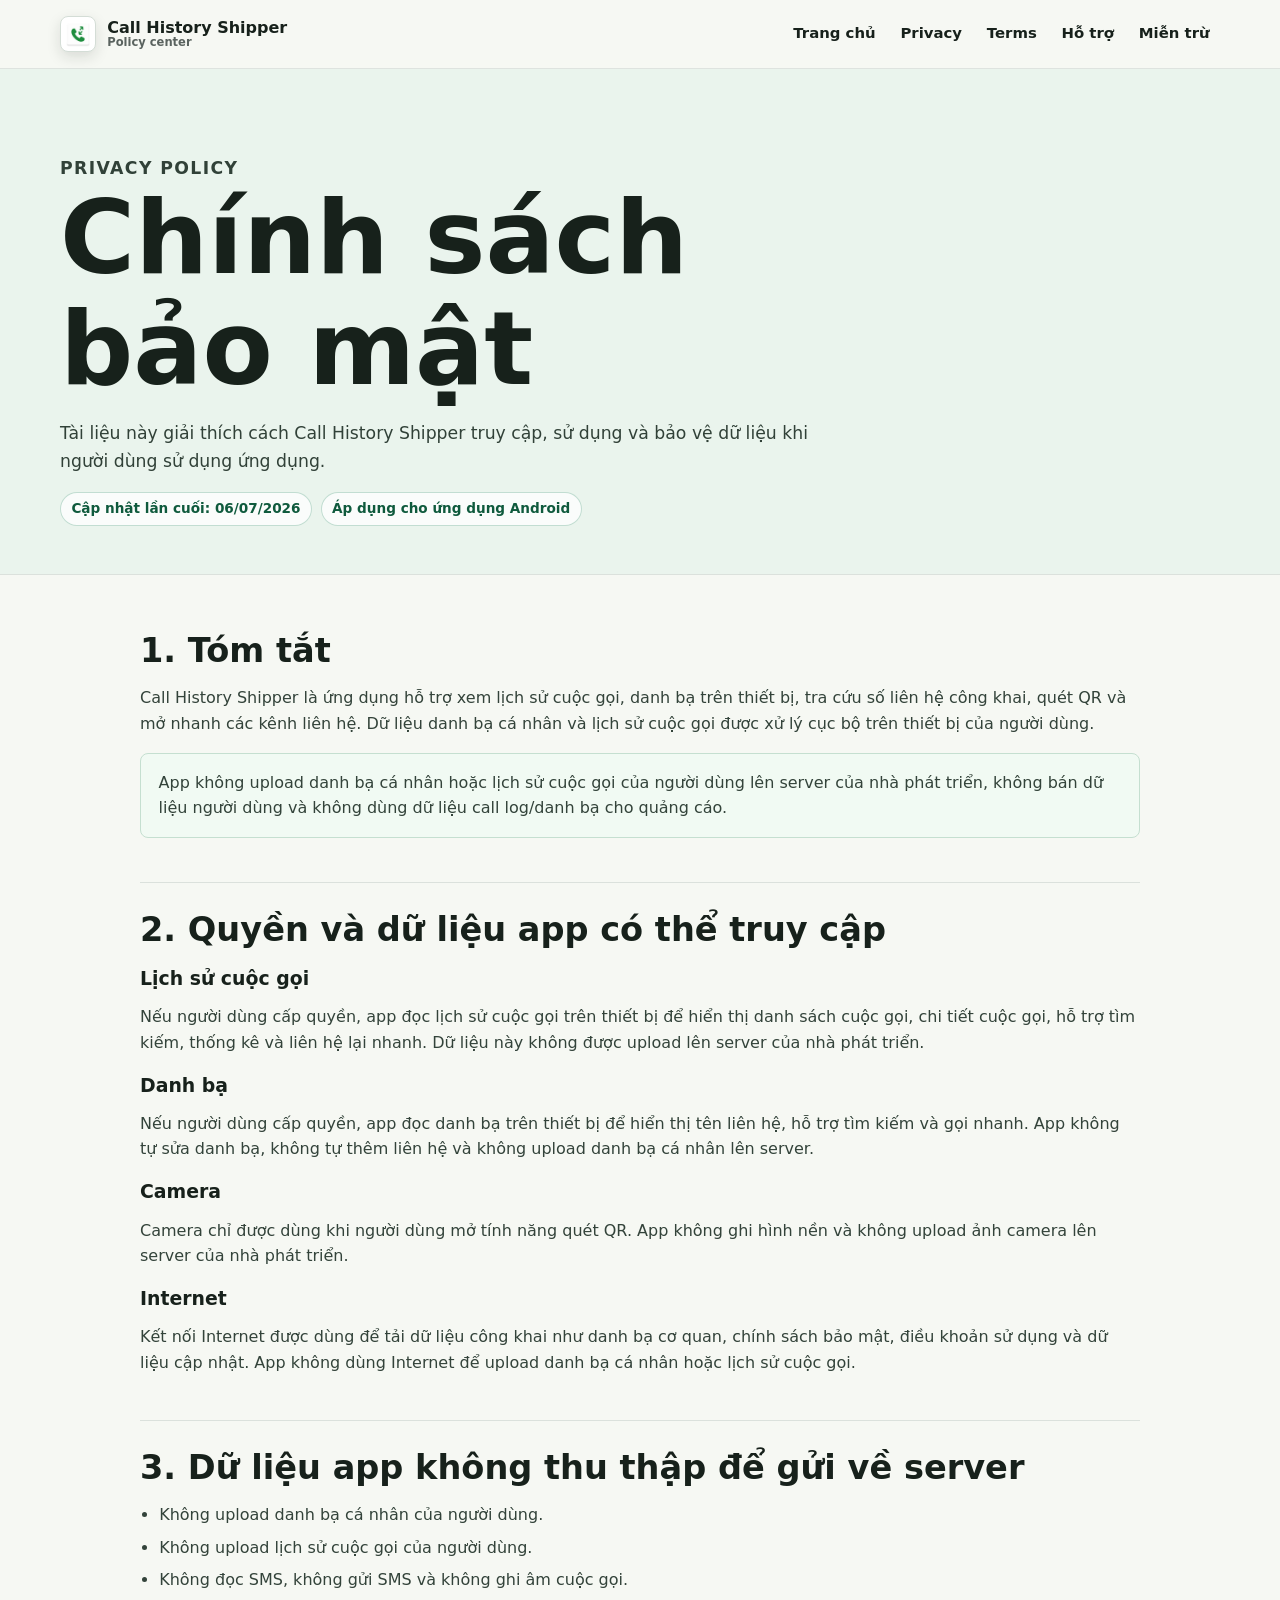
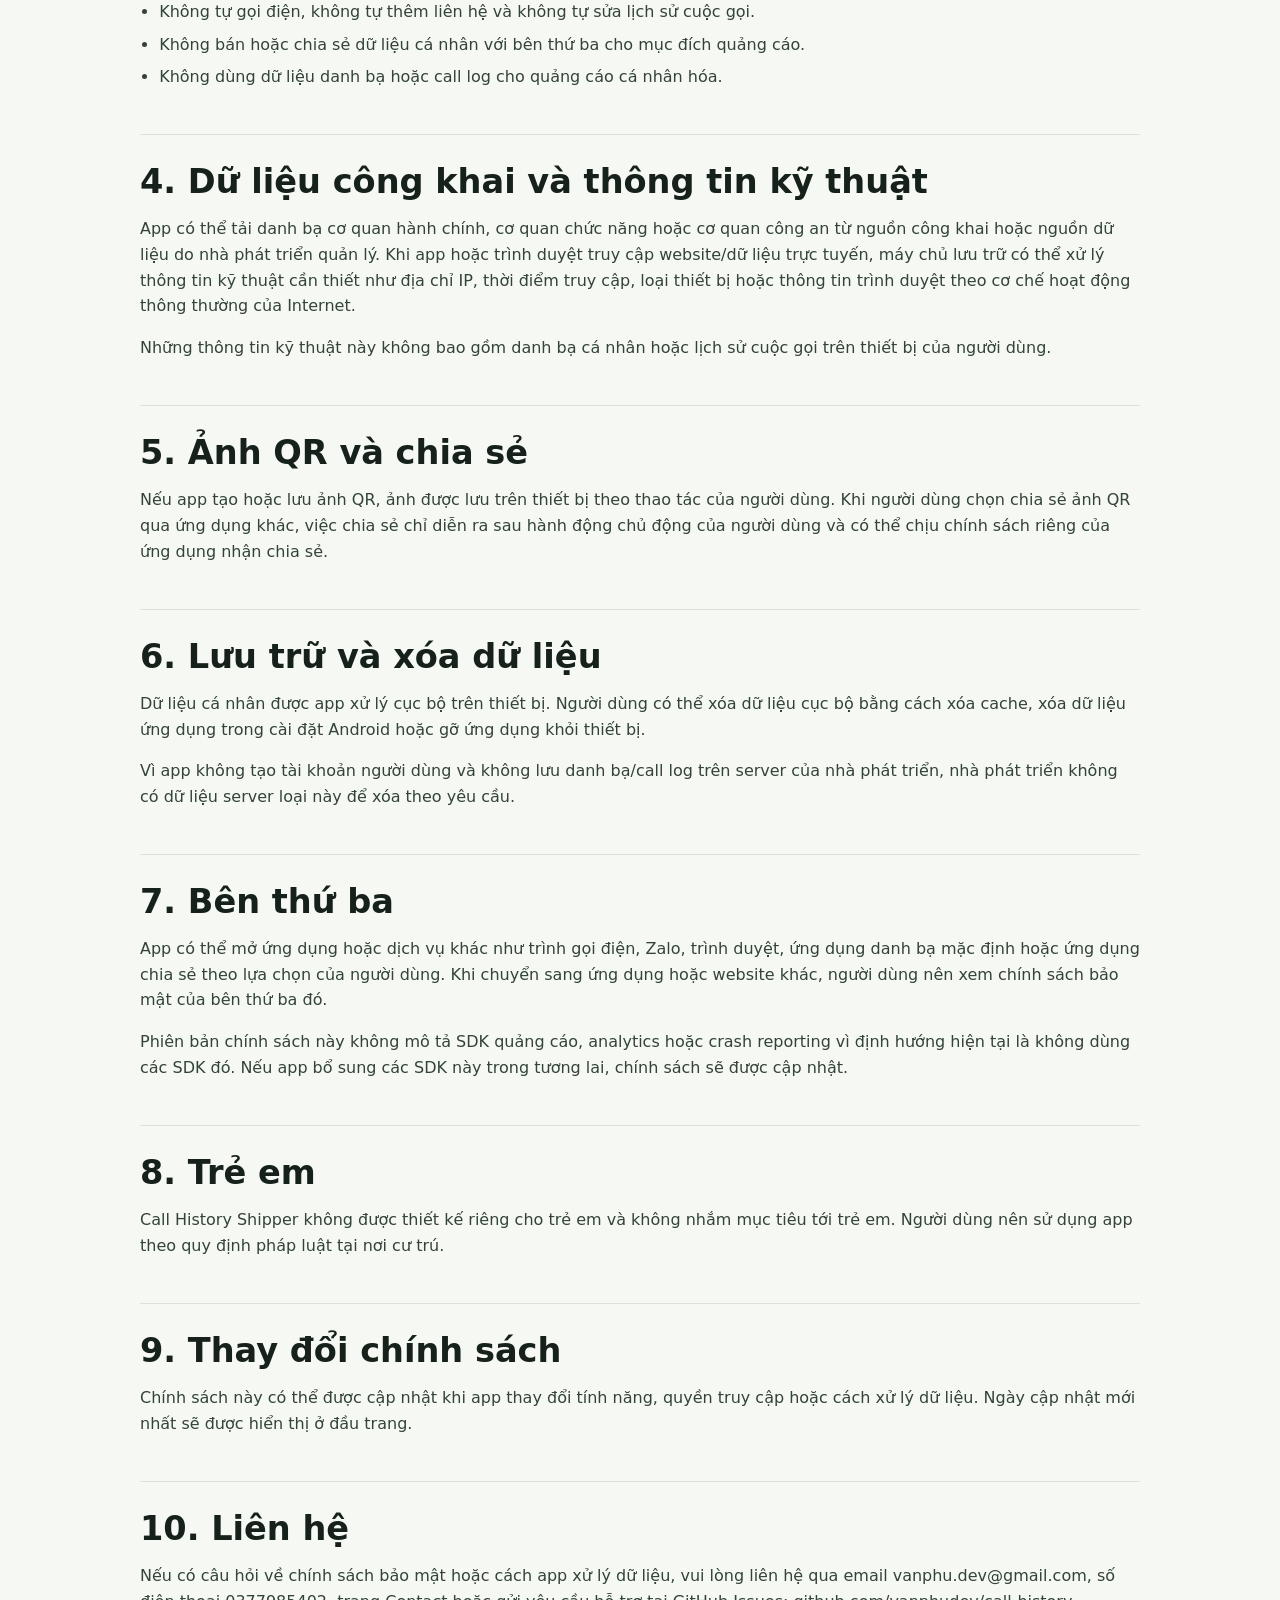
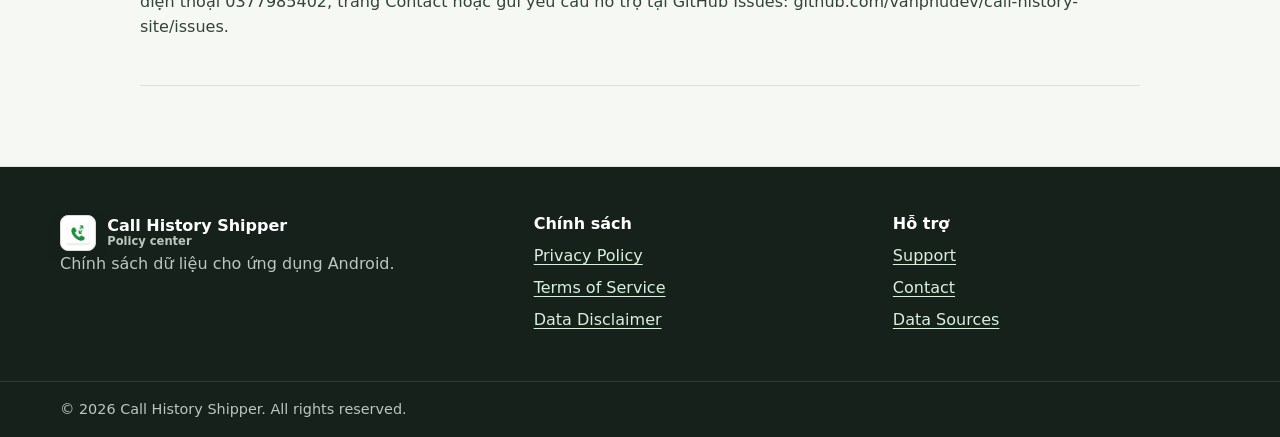
<file: privacy-policy/index.html>
<!doctype html>
<html lang="vi">
  <head>
    <meta charset="utf-8" />
    <meta name="viewport" content="width=device-width, initial-scale=1" />
    <title>Privacy Policy | Call History Shipper</title>
    <meta name="description" content="Chính sách bảo mật của Call History Shipper." />
    <link rel="canonical" href="https://vanphudev.github.io/call-history-site/privacy-policy/" />
    <!-- SEO -->
    <meta name="robots" content="index, follow" />
    <meta name="theme-color" content="#14784f" />
    <meta name="application-name" content="Call History Shipper" />
    <link rel="icon" href="../favicon.ico" sizes="any" />
    <link rel="icon" type="image/svg+xml" href="../assets/icons/favicon.svg" />
    <link rel="icon" type="image/png" sizes="32x32" href="../assets/icons/favicon-32.png" />
    <link rel="icon" type="image/png" sizes="16x16" href="../assets/icons/favicon-16.png" />
    <link rel="apple-touch-icon" sizes="180x180" href="../assets/icons/apple-touch-icon.png" />
    <link rel="manifest" href="../site.webmanifest" />
    <meta property="og:type" content="website" />
    <meta property="og:locale" content="vi_VN" />
    <meta property="og:site_name" content="Call History Shipper" />
    <meta property="og:title" content="Privacy Policy | Call History Shipper" />
    <meta property="og:description" content="Chính sách bảo mật của Call History Shipper." />
    <meta property="og:url" content="https://vanphudev.github.io/call-history-site/privacy-policy/" />
    <meta property="og:image" content="https://vanphudev.github.io/call-history-site/assets/icons/og-image.png" />
    <meta property="og:image:width" content="1200" />
    <meta property="og:image:height" content="630" />
    <meta name="twitter:card" content="summary_large_image" />
    <meta name="twitter:title" content="Privacy Policy | Call History Shipper" />
    <meta name="twitter:description" content="Chính sách bảo mật của Call History Shipper." />
    <meta name="twitter:image" content="https://vanphudev.github.io/call-history-site/assets/icons/og-image.png" />
    <script type="application/ld+json">
{
  "@context": "https://schema.org",
  "@type": "WebPage",
  "name": "Privacy Policy | Call History Shipper",
  "description": "Chính sách bảo mật của Call History Shipper.",
  "url": "https://vanphudev.github.io/call-history-site/privacy-policy/",
  "inLanguage": "vi-VN",
  "isPartOf": {
    "@type": "WebSite",
    "name": "Call History Shipper",
    "url": "https://vanphudev.github.io/call-history-site/"
  },
  "publisher": {
    "@type": "Organization",
    "@id": "https://vanphudev.github.io/call-history-site/#organization",
    "name": "Call History Shipper",
    "url": "https://vanphudev.github.io/call-history-site/",
    "logo": {
      "@type": "ImageObject",
      "url": "https://vanphudev.github.io/call-history-site/assets/icons/app-icon-512.png",
      "width": 512,
      "height": 512
    },
    "contactPoint": [
      {
        "@type": "ContactPoint",
        "email": "vanphu.dev@gmail.com",
        "telephone": "+84377985402",
        "contactType": "customer support",
        "availableLanguage": [
          "vi",
          "en"
        ]
      }
    ]
  }
}
    </script>
    <!-- /SEO -->
    <link rel="stylesheet" href="../assets/css/styles.css" />
  </head>
  <body>
    <a class="skip-link" href="#main">Bỏ qua điều hướng</a>
    <header class="site-header">
      <div class="nav-shell">
        <a class="brand" href="../" aria-label="Call History Shipper">
          <span class="brand-mark">CH</span>
          <span class="brand-text"><span>Call History Shipper</span><small>Policy center</small></span>
        </a>
        <nav class="site-nav" aria-label="Điều hướng chính">
          <a data-nav-link href="../">Trang chủ</a>
          <a data-nav-link href="./">Privacy</a>
          <a data-nav-link href="../terms/">Terms</a>
          <a data-nav-link href="../support/">Hỗ trợ</a>
          <a data-nav-link href="../data-disclaimer/">Miễn trừ</a>
        </nav>
      </div>
    </header>

    <main id="main">
      <section class="doc-hero">
        <div class="container">
          <p class="eyebrow">Privacy Policy</p>
          <h1>Chính sách bảo mật</h1>
          <p>
            Tài liệu này giải thích cách Call History Shipper truy cập, sử dụng và bảo vệ dữ liệu khi người dùng sử dụng
            ứng dụng.
          </p>
          <div class="doc-meta">
            <span data-legal-updated>Cập nhật lần cuối: 06/07/2026</span>
            <span>Áp dụng cho ứng dụng Android</span>
          </div>
        </div>
      </section>

                  <div class="doc-layout" data-legal="privacy">
        <section class="doc-section">
          <h2>1. Tóm tắt</h2>
          <p>Call History Shipper là ứng dụng hỗ trợ xem lịch sử cuộc gọi, danh bạ trên thiết bị, tra cứu số liên hệ công khai, quét QR và mở nhanh các kênh liên hệ. Dữ liệu danh bạ cá nhân và lịch sử cuộc gọi được xử lý cục bộ trên thiết bị của người dùng.</p>
          <div class="callout green">
            <p>App không upload danh bạ cá nhân hoặc lịch sử cuộc gọi của người dùng lên server của nhà phát triển, không bán dữ liệu người dùng và không dùng dữ liệu call log/danh bạ cho quảng cáo.</p>
          </div>
        </section>
        <section class="doc-section">
          <h2>2. Quyền và dữ liệu app có thể truy cập</h2>
          <h3>Lịch sử cuộc gọi</h3>
          <p>Nếu người dùng cấp quyền, app đọc lịch sử cuộc gọi trên thiết bị để hiển thị danh sách cuộc gọi, chi tiết cuộc gọi, hỗ trợ tìm kiếm, thống kê và liên hệ lại nhanh. Dữ liệu này không được upload lên server của nhà phát triển.</p>
          <h3>Danh bạ</h3>
          <p>Nếu người dùng cấp quyền, app đọc danh bạ trên thiết bị để hiển thị tên liên hệ, hỗ trợ tìm kiếm và gọi nhanh. App không tự sửa danh bạ, không tự thêm liên hệ và không upload danh bạ cá nhân lên server.</p>
          <h3>Camera</h3>
          <p>Camera chỉ được dùng khi người dùng mở tính năng quét QR. App không ghi hình nền và không upload ảnh camera lên server của nhà phát triển.</p>
          <h3>Internet</h3>
          <p>Kết nối Internet được dùng để tải dữ liệu công khai như danh bạ cơ quan, chính sách bảo mật, điều khoản sử dụng và dữ liệu cập nhật. App không dùng Internet để upload danh bạ cá nhân hoặc lịch sử cuộc gọi.</p>
        </section>
        <section class="doc-section">
          <h2>3. Dữ liệu app không thu thập để gửi về server</h2>
          <ul>
            <li>Không upload danh bạ cá nhân của người dùng.</li>
            <li>Không upload lịch sử cuộc gọi của người dùng.</li>
            <li>Không đọc SMS, không gửi SMS và không ghi âm cuộc gọi.</li>
            <li>Không tự gọi điện, không tự thêm liên hệ và không tự sửa lịch sử cuộc gọi.</li>
            <li>Không bán hoặc chia sẻ dữ liệu cá nhân với bên thứ ba cho mục đích quảng cáo.</li>
            <li>Không dùng dữ liệu danh bạ hoặc call log cho quảng cáo cá nhân hóa.</li>
          </ul>
        </section>
        <section class="doc-section">
          <h2>4. Dữ liệu công khai và thông tin kỹ thuật</h2>
          <p>App có thể tải danh bạ cơ quan hành chính, cơ quan chức năng hoặc cơ quan công an từ nguồn công khai hoặc nguồn dữ liệu do nhà phát triển quản lý. Khi app hoặc trình duyệt truy cập website/dữ liệu trực tuyến, máy chủ lưu trữ có thể xử lý thông tin kỹ thuật cần thiết như địa chỉ IP, thời điểm truy cập, loại thiết bị hoặc thông tin trình duyệt theo cơ chế hoạt động thông thường của Internet.</p>
          <p>Những thông tin kỹ thuật này không bao gồm danh bạ cá nhân hoặc lịch sử cuộc gọi trên thiết bị của người dùng.</p>
        </section>
        <section class="doc-section">
          <h2>5. Ảnh QR và chia sẻ</h2>
          <p>Nếu app tạo hoặc lưu ảnh QR, ảnh được lưu trên thiết bị theo thao tác của người dùng. Khi người dùng chọn chia sẻ ảnh QR qua ứng dụng khác, việc chia sẻ chỉ diễn ra sau hành động chủ động của người dùng và có thể chịu chính sách riêng của ứng dụng nhận chia sẻ.</p>
        </section>
        <section class="doc-section">
          <h2>6. Lưu trữ và xóa dữ liệu</h2>
          <p>Dữ liệu cá nhân được app xử lý cục bộ trên thiết bị. Người dùng có thể xóa dữ liệu cục bộ bằng cách xóa cache, xóa dữ liệu ứng dụng trong cài đặt Android hoặc gỡ ứng dụng khỏi thiết bị.</p>
          <p>Vì app không tạo tài khoản người dùng và không lưu danh bạ/call log trên server của nhà phát triển, nhà phát triển không có dữ liệu server loại này để xóa theo yêu cầu.</p>
        </section>
        <section class="doc-section">
          <h2>7. Bên thứ ba</h2>
          <p>App có thể mở ứng dụng hoặc dịch vụ khác như trình gọi điện, Zalo, trình duyệt, ứng dụng danh bạ mặc định hoặc ứng dụng chia sẻ theo lựa chọn của người dùng. Khi chuyển sang ứng dụng hoặc website khác, người dùng nên xem chính sách bảo mật của bên thứ ba đó.</p>
          <p>Phiên bản chính sách này không mô tả SDK quảng cáo, analytics hoặc crash reporting vì định hướng hiện tại là không dùng các SDK đó. Nếu app bổ sung các SDK này trong tương lai, chính sách sẽ được cập nhật.</p>
        </section>
        <section class="doc-section">
          <h2>8. Trẻ em</h2>
          <p>Call History Shipper không được thiết kế riêng cho trẻ em và không nhắm mục tiêu tới trẻ em. Người dùng nên sử dụng app theo quy định pháp luật tại nơi cư trú.</p>
        </section>
        <section class="doc-section">
          <h2>9. Thay đổi chính sách</h2>
          <p>Chính sách này có thể được cập nhật khi app thay đổi tính năng, quyền truy cập hoặc cách xử lý dữ liệu. Ngày cập nhật mới nhất sẽ được hiển thị ở đầu trang.</p>
        </section>
        <section class="doc-section">
          <h2>10. Liên hệ</h2>
          <p>Nếu có câu hỏi về chính sách bảo mật hoặc cách app xử lý dữ liệu, vui lòng liên hệ qua email vanphu.dev@gmail.com, số điện thoại 0377985402, trang Contact hoặc gửi yêu cầu hỗ trợ tại GitHub Issues: github.com/vanphudev/call-history-site/issues.</p>
        </section>
      </div>
    </main>

    <footer class="site-footer">
      <div class="footer-grid">
        <div class="footer-column">
          <a class="brand" href="../" aria-label="Call History Shipper">
            <span class="brand-mark">CH</span>
            <span class="brand-text"><span>Call History Shipper</span><small>Policy center</small></span>
          </a>
          <p>Chính sách dữ liệu cho ứng dụng Android.</p>
        </div>
        <div class="footer-column">
          <h2>Chính sách</h2>
          <div class="footer-links">
            <a href="./">Privacy Policy</a>
            <a href="../terms/">Terms of Service</a>
            <a href="../data-disclaimer/">Data Disclaimer</a>
          </div>
        </div>
        <div class="footer-column">
          <h2>Hỗ trợ</h2>
          <div class="footer-links">
            <a href="../support/">Support</a>
            <a href="../contact/">Contact</a>
            <a href="../data-sources/">Data Sources</a>
          </div>
        </div>
      </div>
      <div class="footer-bottom">
        <div class="footer-bottom-inner">© <span data-year>2026</span> Call History Shipper. All rights reserved.</div>
      </div>
    </footer>
    <script src="../assets/js/site.js"></script>
  </body>
</html>
</file>
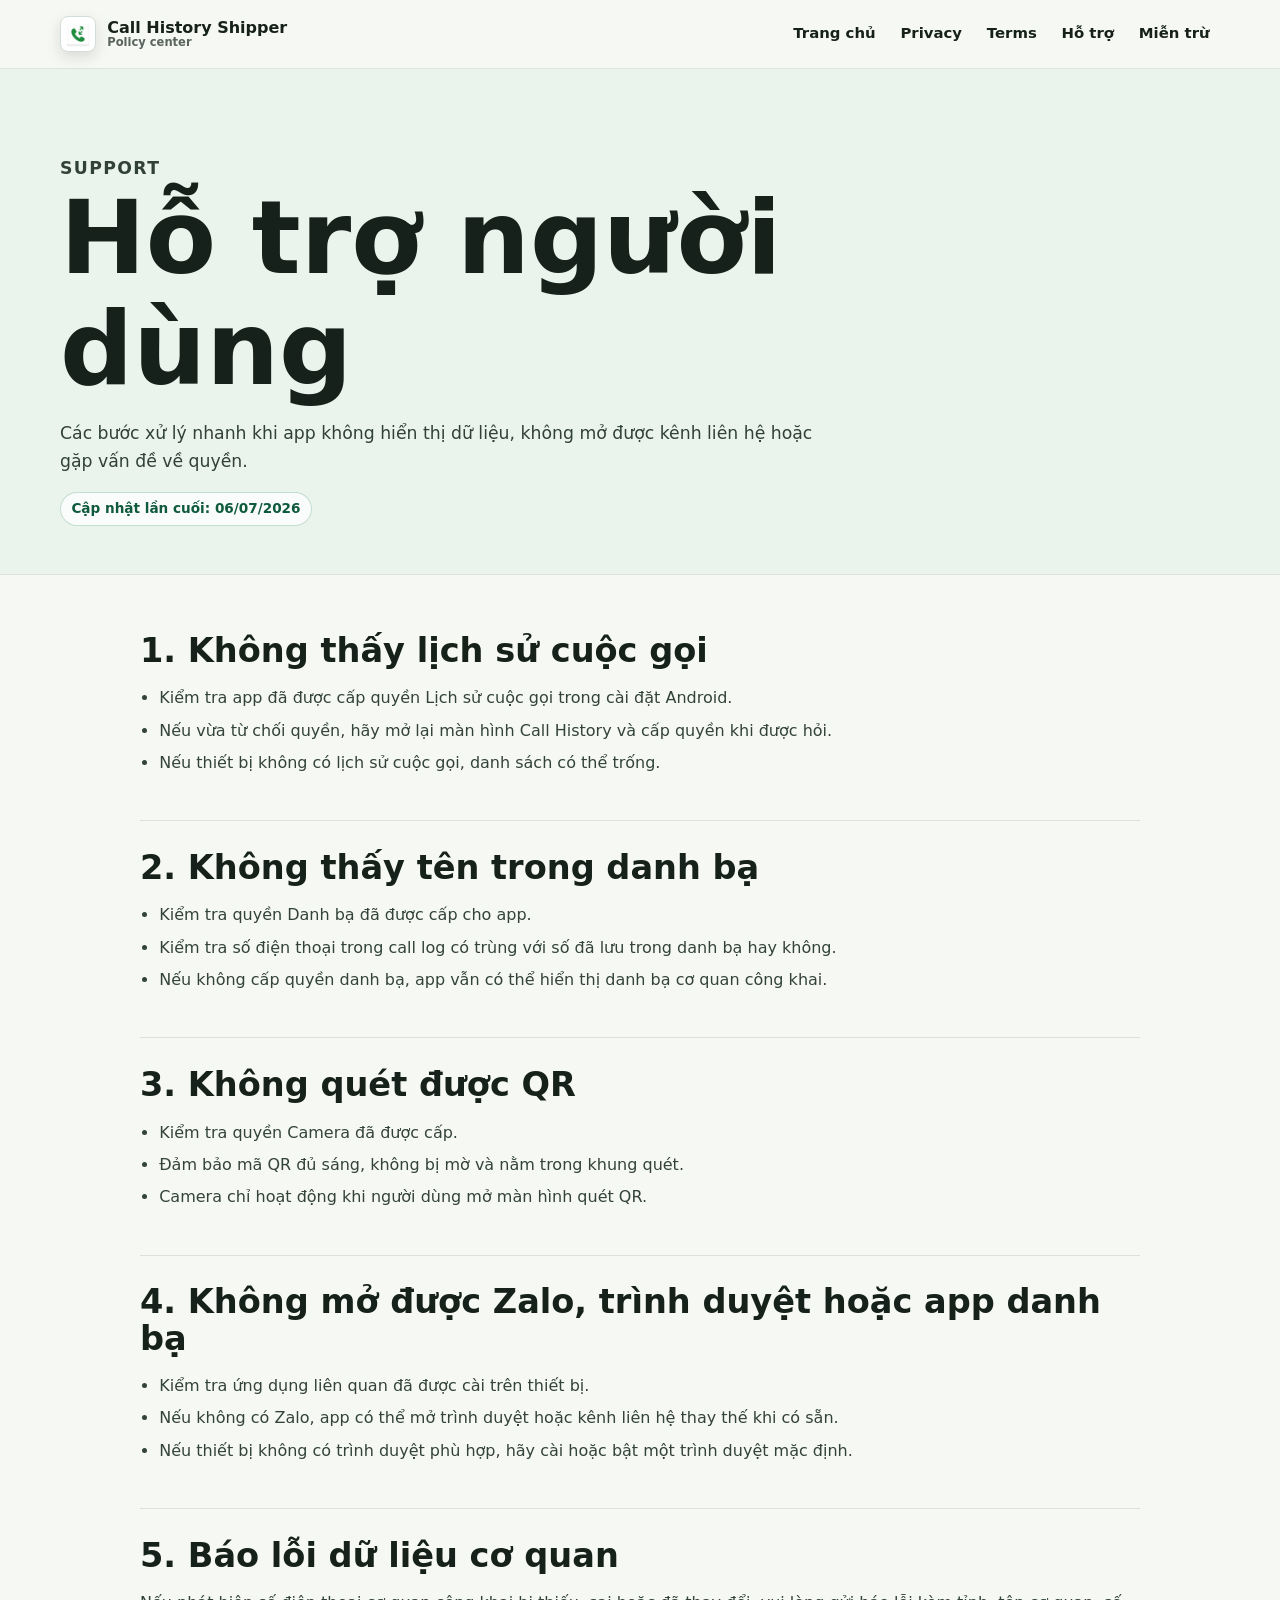
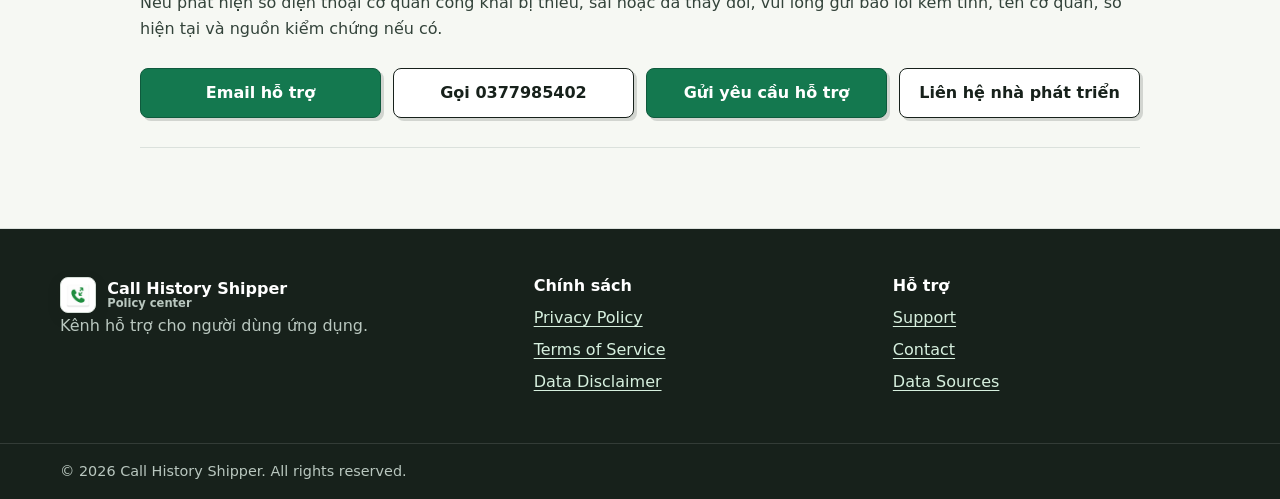
<file: support/index.html>
<!doctype html>
<html lang="vi">
  <head>
    <meta charset="utf-8" />
    <meta name="viewport" content="width=device-width, initial-scale=1" />
    <title>Support | Call History Shipper</title>
    <meta name="description" content="Trang hỗ trợ người dùng Call History Shipper." />
    <link rel="canonical" href="https://vanphudev.github.io/call-history-site/support/" />
    <!-- SEO -->
    <meta name="robots" content="index, follow" />
    <meta name="theme-color" content="#14784f" />
    <meta name="application-name" content="Call History Shipper" />
    <link rel="icon" href="../favicon.ico" sizes="any" />
    <link rel="icon" type="image/svg+xml" href="../assets/icons/favicon.svg" />
    <link rel="icon" type="image/png" sizes="32x32" href="../assets/icons/favicon-32.png" />
    <link rel="icon" type="image/png" sizes="16x16" href="../assets/icons/favicon-16.png" />
    <link rel="apple-touch-icon" sizes="180x180" href="../assets/icons/apple-touch-icon.png" />
    <link rel="manifest" href="../site.webmanifest" />
    <meta property="og:type" content="website" />
    <meta property="og:locale" content="vi_VN" />
    <meta property="og:site_name" content="Call History Shipper" />
    <meta property="og:title" content="Support | Call History Shipper" />
    <meta property="og:description" content="Trang hỗ trợ người dùng Call History Shipper." />
    <meta property="og:url" content="https://vanphudev.github.io/call-history-site/support/" />
    <meta property="og:image" content="https://vanphudev.github.io/call-history-site/assets/icons/og-image.png" />
    <meta property="og:image:width" content="1200" />
    <meta property="og:image:height" content="630" />
    <meta name="twitter:card" content="summary_large_image" />
    <meta name="twitter:title" content="Support | Call History Shipper" />
    <meta name="twitter:description" content="Trang hỗ trợ người dùng Call History Shipper." />
    <meta name="twitter:image" content="https://vanphudev.github.io/call-history-site/assets/icons/og-image.png" />
    <script type="application/ld+json">
{
  "@context": "https://schema.org",
  "@type": "WebPage",
  "name": "Support | Call History Shipper",
  "description": "Trang hỗ trợ người dùng Call History Shipper.",
  "url": "https://vanphudev.github.io/call-history-site/support/",
  "inLanguage": "vi-VN",
  "isPartOf": {
    "@type": "WebSite",
    "name": "Call History Shipper",
    "url": "https://vanphudev.github.io/call-history-site/"
  },
  "publisher": {
    "@type": "Organization",
    "@id": "https://vanphudev.github.io/call-history-site/#organization",
    "name": "Call History Shipper",
    "url": "https://vanphudev.github.io/call-history-site/",
    "logo": {
      "@type": "ImageObject",
      "url": "https://vanphudev.github.io/call-history-site/assets/icons/app-icon-512.png",
      "width": 512,
      "height": 512
    },
    "contactPoint": [
      {
        "@type": "ContactPoint",
        "email": "vanphu.dev@gmail.com",
        "telephone": "+84377985402",
        "contactType": "customer support",
        "availableLanguage": [
          "vi",
          "en"
        ]
      }
    ]
  }
}
    </script>
    <!-- /SEO -->
    <link rel="stylesheet" href="../assets/css/styles.css" />
  </head>
  <body>
    <a class="skip-link" href="#main">Bỏ qua điều hướng</a>
    <header class="site-header">
      <div class="nav-shell">
        <a class="brand" href="../" aria-label="Call History Shipper">
          <span class="brand-mark">CH</span>
          <span class="brand-text"><span>Call History Shipper</span><small>Policy center</small></span>
        </a>
        <nav class="site-nav" aria-label="Điều hướng chính">
          <a data-nav-link href="../">Trang chủ</a>
          <a data-nav-link href="../privacy-policy/">Privacy</a>
          <a data-nav-link href="../terms/">Terms</a>
          <a data-nav-link href="./">Hỗ trợ</a>
          <a data-nav-link href="../data-disclaimer/">Miễn trừ</a>
        </nav>
      </div>
    </header>

    <main id="main">
      <section class="doc-hero">
        <div class="container">
          <p class="eyebrow">Support</p>
          <h1>Hỗ trợ người dùng</h1>
          <p>
            Các bước xử lý nhanh khi app không hiển thị dữ liệu, không mở được kênh liên hệ hoặc gặp vấn đề về quyền.
          </p>
          <div class="doc-meta">
            <span>Cập nhật lần cuối: 06/07/2026</span>
          </div>
        </div>
      </section>

      <div class="doc-layout">
        <section class="doc-section">
          <h2>1. Không thấy lịch sử cuộc gọi</h2>
          <ul>
            <li>Kiểm tra app đã được cấp quyền Lịch sử cuộc gọi trong cài đặt Android.</li>
            <li>Nếu vừa từ chối quyền, hãy mở lại màn hình Call History và cấp quyền khi được hỏi.</li>
            <li>Nếu thiết bị không có lịch sử cuộc gọi, danh sách có thể trống.</li>
          </ul>
        </section>

        <section class="doc-section">
          <h2>2. Không thấy tên trong danh bạ</h2>
          <ul>
            <li>Kiểm tra quyền Danh bạ đã được cấp cho app.</li>
            <li>Kiểm tra số điện thoại trong call log có trùng với số đã lưu trong danh bạ hay không.</li>
            <li>Nếu không cấp quyền danh bạ, app vẫn có thể hiển thị danh bạ cơ quan công khai.</li>
          </ul>
        </section>

        <section class="doc-section">
          <h2>3. Không quét được QR</h2>
          <ul>
            <li>Kiểm tra quyền Camera đã được cấp.</li>
            <li>Đảm bảo mã QR đủ sáng, không bị mờ và nằm trong khung quét.</li>
            <li>Camera chỉ hoạt động khi người dùng mở màn hình quét QR.</li>
          </ul>
        </section>

        <section class="doc-section">
          <h2>4. Không mở được Zalo, trình duyệt hoặc app danh bạ</h2>
          <ul>
            <li>Kiểm tra ứng dụng liên quan đã được cài trên thiết bị.</li>
            <li>Nếu không có Zalo, app có thể mở trình duyệt hoặc kênh liên hệ thay thế khi có sẵn.</li>
            <li>Nếu thiết bị không có trình duyệt phù hợp, hãy cài hoặc bật một trình duyệt mặc định.</li>
          </ul>
        </section>

        <section class="doc-section">
          <h2>5. Báo lỗi dữ liệu cơ quan</h2>
          <p>
            Nếu phát hiện số điện thoại cơ quan công khai bị thiếu, sai hoặc đã thay đổi, vui lòng gửi báo lỗi kèm tỉnh,
            tên cơ quan, số hiện tại và nguồn kiểm chứng nếu có.
          </p>
          <div class="doc-actions">
            <a class="button primary" href="mailto:vanphu.dev@gmail.com">Email hỗ trợ</a>
            <a class="button" href="tel:+84377985402">Gọi 0377985402</a>
            <a class="button primary" href="https://github.com/vanphudev/call-history-site/issues">Gửi yêu cầu hỗ trợ</a>
            <a class="button" href="../contact/">Liên hệ nhà phát triển</a>
          </div>
        </section>
      </div>
    </main>

    <footer class="site-footer">
      <div class="footer-grid">
        <div class="footer-column">
          <a class="brand" href="../" aria-label="Call History Shipper">
            <span class="brand-mark">CH</span>
            <span class="brand-text"><span>Call History Shipper</span><small>Policy center</small></span>
          </a>
          <p>Kênh hỗ trợ cho người dùng ứng dụng.</p>
        </div>
        <div class="footer-column">
          <h2>Chính sách</h2>
          <div class="footer-links">
            <a href="../privacy-policy/">Privacy Policy</a>
            <a href="../terms/">Terms of Service</a>
            <a href="../data-disclaimer/">Data Disclaimer</a>
          </div>
        </div>
        <div class="footer-column">
          <h2>Hỗ trợ</h2>
          <div class="footer-links">
            <a href="./">Support</a>
            <a href="../contact/">Contact</a>
            <a href="../data-sources/">Data Sources</a>
          </div>
        </div>
      </div>
      <div class="footer-bottom">
        <div class="footer-bottom-inner">© <span data-year>2026</span> Call History Shipper. All rights reserved.</div>
      </div>
    </footer>
    <script src="../assets/js/site.js"></script>
  </body>
</html>
</file>
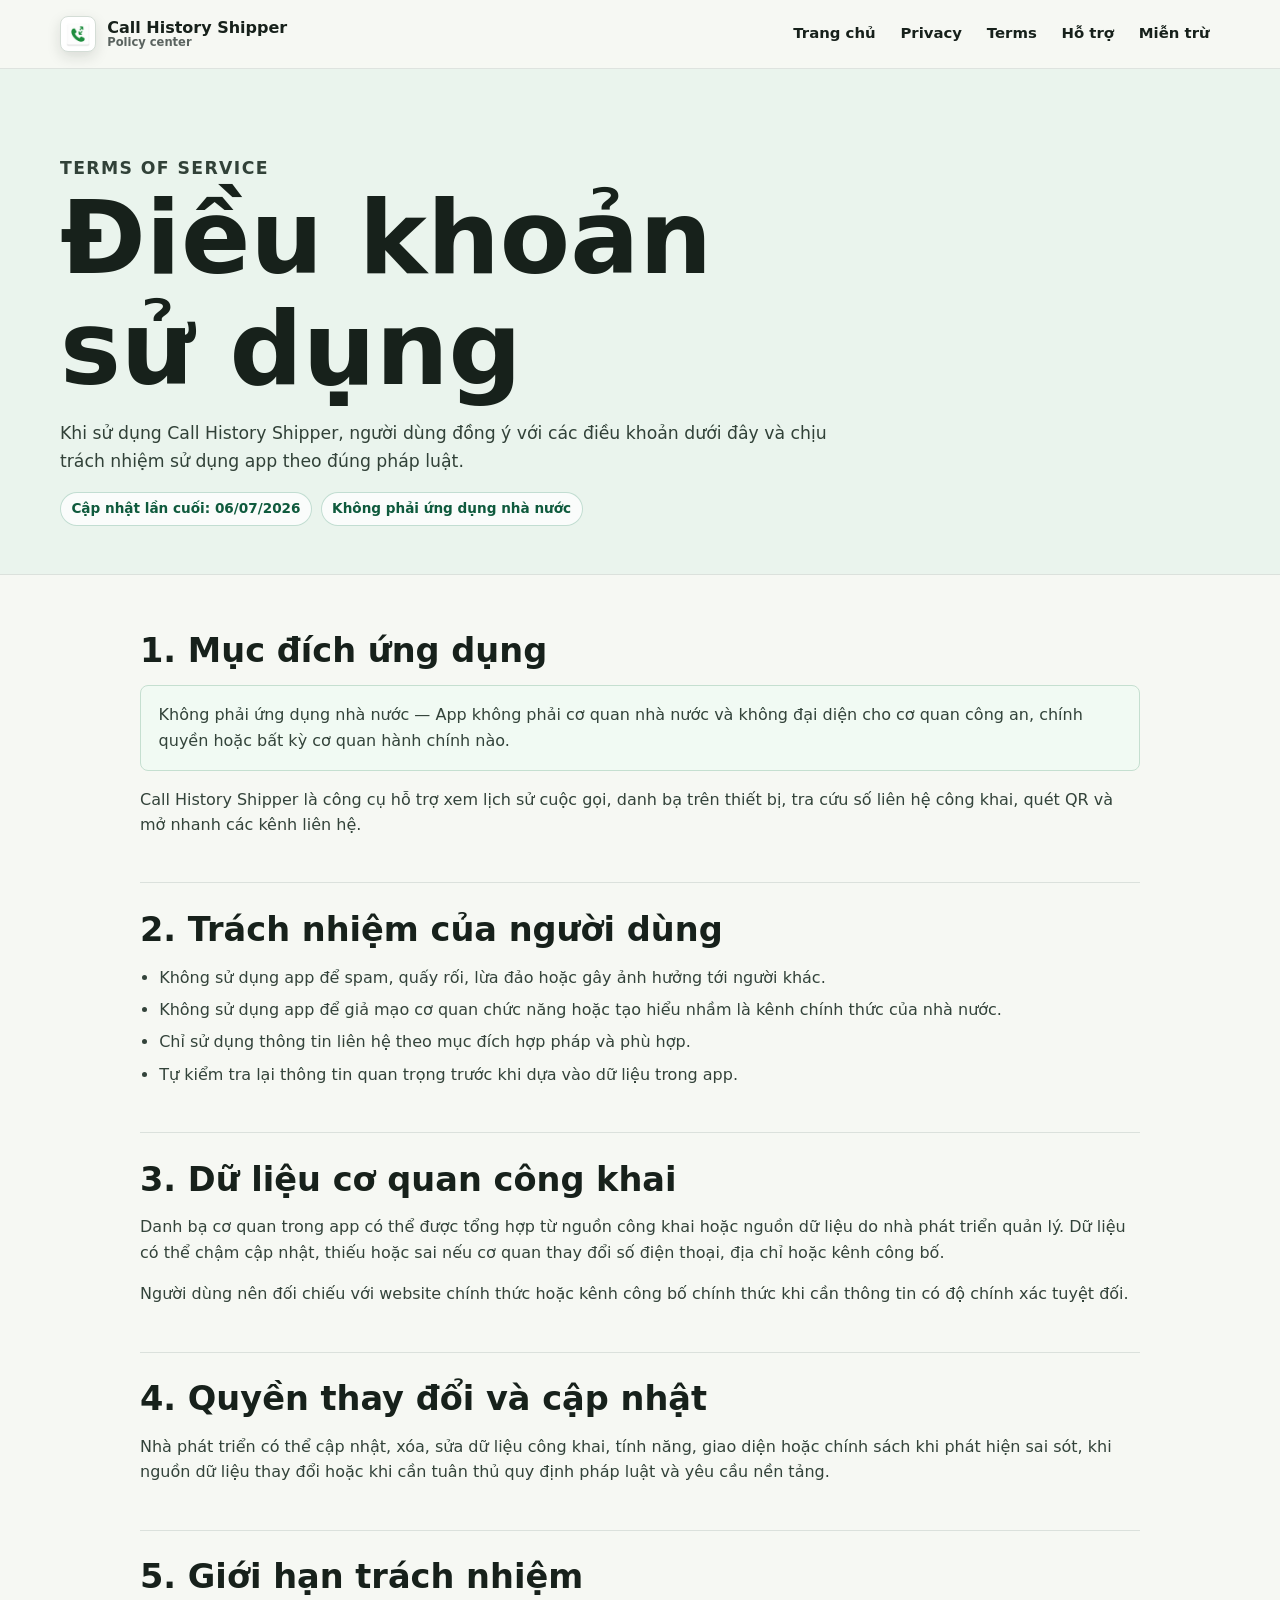
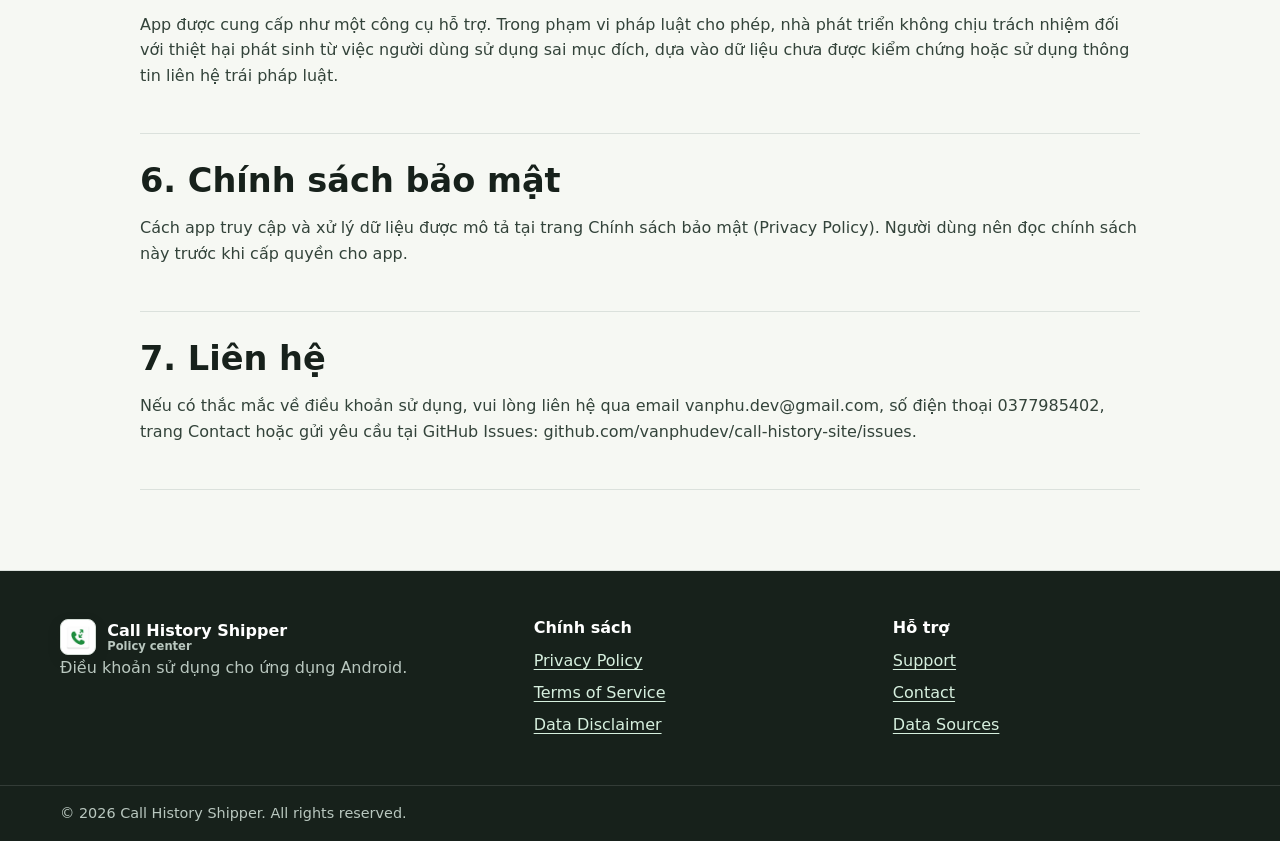
<file: terms/index.html>
<!doctype html>
<html lang="vi">
  <head>
    <meta charset="utf-8" />
    <meta name="viewport" content="width=device-width, initial-scale=1" />
    <title>Terms of Service | Call History Shipper</title>
    <meta name="description" content="Điều khoản sử dụng của Call History Shipper." />
    <link rel="canonical" href="https://vanphudev.github.io/call-history-site/terms/" />
    <!-- SEO -->
    <meta name="robots" content="index, follow" />
    <meta name="theme-color" content="#14784f" />
    <meta name="application-name" content="Call History Shipper" />
    <link rel="icon" href="../favicon.ico" sizes="any" />
    <link rel="icon" type="image/svg+xml" href="../assets/icons/favicon.svg" />
    <link rel="icon" type="image/png" sizes="32x32" href="../assets/icons/favicon-32.png" />
    <link rel="icon" type="image/png" sizes="16x16" href="../assets/icons/favicon-16.png" />
    <link rel="apple-touch-icon" sizes="180x180" href="../assets/icons/apple-touch-icon.png" />
    <link rel="manifest" href="../site.webmanifest" />
    <meta property="og:type" content="website" />
    <meta property="og:locale" content="vi_VN" />
    <meta property="og:site_name" content="Call History Shipper" />
    <meta property="og:title" content="Terms of Service | Call History Shipper" />
    <meta property="og:description" content="Điều khoản sử dụng của Call History Shipper." />
    <meta property="og:url" content="https://vanphudev.github.io/call-history-site/terms/" />
    <meta property="og:image" content="https://vanphudev.github.io/call-history-site/assets/icons/og-image.png" />
    <meta property="og:image:width" content="1200" />
    <meta property="og:image:height" content="630" />
    <meta name="twitter:card" content="summary_large_image" />
    <meta name="twitter:title" content="Terms of Service | Call History Shipper" />
    <meta name="twitter:description" content="Điều khoản sử dụng của Call History Shipper." />
    <meta name="twitter:image" content="https://vanphudev.github.io/call-history-site/assets/icons/og-image.png" />
    <script type="application/ld+json">
{
  "@context": "https://schema.org",
  "@type": "WebPage",
  "name": "Terms of Service | Call History Shipper",
  "description": "Điều khoản sử dụng của Call History Shipper.",
  "url": "https://vanphudev.github.io/call-history-site/terms/",
  "inLanguage": "vi-VN",
  "isPartOf": {
    "@type": "WebSite",
    "name": "Call History Shipper",
    "url": "https://vanphudev.github.io/call-history-site/"
  },
  "publisher": {
    "@type": "Organization",
    "@id": "https://vanphudev.github.io/call-history-site/#organization",
    "name": "Call History Shipper",
    "url": "https://vanphudev.github.io/call-history-site/",
    "logo": {
      "@type": "ImageObject",
      "url": "https://vanphudev.github.io/call-history-site/assets/icons/app-icon-512.png",
      "width": 512,
      "height": 512
    },
    "contactPoint": [
      {
        "@type": "ContactPoint",
        "email": "vanphu.dev@gmail.com",
        "telephone": "+84377985402",
        "contactType": "customer support",
        "availableLanguage": [
          "vi",
          "en"
        ]
      }
    ]
  }
}
    </script>
    <!-- /SEO -->
    <link rel="stylesheet" href="../assets/css/styles.css" />
  </head>
  <body>
    <a class="skip-link" href="#main">Bỏ qua điều hướng</a>
    <header class="site-header">
      <div class="nav-shell">
        <a class="brand" href="../" aria-label="Call History Shipper">
          <span class="brand-mark">CH</span>
          <span class="brand-text"><span>Call History Shipper</span><small>Policy center</small></span>
        </a>
        <nav class="site-nav" aria-label="Điều hướng chính">
          <a data-nav-link href="../">Trang chủ</a>
          <a data-nav-link href="../privacy-policy/">Privacy</a>
          <a data-nav-link href="./">Terms</a>
          <a data-nav-link href="../support/">Hỗ trợ</a>
          <a data-nav-link href="../data-disclaimer/">Miễn trừ</a>
        </nav>
      </div>
    </header>

    <main id="main">
      <section class="doc-hero">
        <div class="container">
          <p class="eyebrow">Terms of Service</p>
          <h1>Điều khoản sử dụng</h1>
          <p>
            Khi sử dụng Call History Shipper, người dùng đồng ý với các điều khoản dưới đây và chịu trách nhiệm sử dụng
            app theo đúng pháp luật.
          </p>
          <div class="doc-meta">
            <span data-legal-updated>Cập nhật lần cuối: 06/07/2026</span>
            <span>Không phải ứng dụng nhà nước</span>
          </div>
        </div>
      </section>

                  <div class="doc-layout" data-legal="terms">
        <section class="doc-section">
          <h2>1. Mục đích ứng dụng</h2>
          <div class="callout green">
            <p>Không phải ứng dụng nhà nước — App không phải cơ quan nhà nước và không đại diện cho cơ quan công an, chính quyền hoặc bất kỳ cơ quan hành chính nào.</p>
          </div>
          <p>Call History Shipper là công cụ hỗ trợ xem lịch sử cuộc gọi, danh bạ trên thiết bị, tra cứu số liên hệ công khai, quét QR và mở nhanh các kênh liên hệ.</p>
        </section>
        <section class="doc-section">
          <h2>2. Trách nhiệm của người dùng</h2>
          <ul>
            <li>Không sử dụng app để spam, quấy rối, lừa đảo hoặc gây ảnh hưởng tới người khác.</li>
            <li>Không sử dụng app để giả mạo cơ quan chức năng hoặc tạo hiểu nhầm là kênh chính thức của nhà nước.</li>
            <li>Chỉ sử dụng thông tin liên hệ theo mục đích hợp pháp và phù hợp.</li>
            <li>Tự kiểm tra lại thông tin quan trọng trước khi dựa vào dữ liệu trong app.</li>
          </ul>
        </section>
        <section class="doc-section">
          <h2>3. Dữ liệu cơ quan công khai</h2>
          <p>Danh bạ cơ quan trong app có thể được tổng hợp từ nguồn công khai hoặc nguồn dữ liệu do nhà phát triển quản lý. Dữ liệu có thể chậm cập nhật, thiếu hoặc sai nếu cơ quan thay đổi số điện thoại, địa chỉ hoặc kênh công bố.</p>
          <p>Người dùng nên đối chiếu với website chính thức hoặc kênh công bố chính thức khi cần thông tin có độ chính xác tuyệt đối.</p>
        </section>
        <section class="doc-section">
          <h2>4. Quyền thay đổi và cập nhật</h2>
          <p>Nhà phát triển có thể cập nhật, xóa, sửa dữ liệu công khai, tính năng, giao diện hoặc chính sách khi phát hiện sai sót, khi nguồn dữ liệu thay đổi hoặc khi cần tuân thủ quy định pháp luật và yêu cầu nền tảng.</p>
        </section>
        <section class="doc-section">
          <h2>5. Giới hạn trách nhiệm</h2>
          <p>App được cung cấp như một công cụ hỗ trợ. Trong phạm vi pháp luật cho phép, nhà phát triển không chịu trách nhiệm đối với thiệt hại phát sinh từ việc người dùng sử dụng sai mục đích, dựa vào dữ liệu chưa được kiểm chứng hoặc sử dụng thông tin liên hệ trái pháp luật.</p>
        </section>
        <section class="doc-section">
          <h2>6. Chính sách bảo mật</h2>
          <p>Cách app truy cập và xử lý dữ liệu được mô tả tại trang Chính sách bảo mật (Privacy Policy). Người dùng nên đọc chính sách này trước khi cấp quyền cho app.</p>
        </section>
        <section class="doc-section">
          <h2>7. Liên hệ</h2>
          <p>Nếu có thắc mắc về điều khoản sử dụng, vui lòng liên hệ qua email vanphu.dev@gmail.com, số điện thoại 0377985402, trang Contact hoặc gửi yêu cầu tại GitHub Issues: github.com/vanphudev/call-history-site/issues.</p>
        </section>
      </div>
    </main>

    <footer class="site-footer">
      <div class="footer-grid">
        <div class="footer-column">
          <a class="brand" href="../" aria-label="Call History Shipper">
            <span class="brand-mark">CH</span>
            <span class="brand-text"><span>Call History Shipper</span><small>Policy center</small></span>
          </a>
          <p>Điều khoản sử dụng cho ứng dụng Android.</p>
        </div>
        <div class="footer-column">
          <h2>Chính sách</h2>
          <div class="footer-links">
            <a href="../privacy-policy/">Privacy Policy</a>
            <a href="./">Terms of Service</a>
            <a href="../data-disclaimer/">Data Disclaimer</a>
          </div>
        </div>
        <div class="footer-column">
          <h2>Hỗ trợ</h2>
          <div class="footer-links">
            <a href="../support/">Support</a>
            <a href="../contact/">Contact</a>
            <a href="../data-sources/">Data Sources</a>
          </div>
        </div>
      </div>
      <div class="footer-bottom">
        <div class="footer-bottom-inner">© <span data-year>2026</span> Call History Shipper. All rights reserved.</div>
      </div>
    </footer>
    <script src="../assets/js/site.js"></script>
  </body>
</html>
</file>
<file: assets/css/styles.css>
:root {
  --ink: #17211b;
  --muted: #5a635f;
  --paper: #f6f8f3;
  --surface: #ffffff;
  --line: #dbe1dc;
  --green: #14784f;
  --green-dark: #0f5a3d;
  --coral: #d6533c;
  --yellow: #f2c94c;
  --cyan: #2f9fc8;
  --violet: #6b5bc6;
  --shadow: 0 18px 45px rgba(23, 33, 27, 0.12);
  --radius: 8px;
  color-scheme: light;
}

* {
  box-sizing: border-box;
}

html {
  scroll-behavior: smooth;
}

body {
  margin: 0;
  overflow-x: hidden;
  background: var(--paper);
  color: var(--ink);
  font-family: Inter, ui-sans-serif, system-ui, -apple-system, BlinkMacSystemFont, "Segoe UI", sans-serif;
  line-height: 1.6;
  letter-spacing: 0;
}

img,
svg {
  max-width: 100%;
}

a {
  color: var(--green-dark);
  text-decoration-thickness: 0.08em;
  text-underline-offset: 0.18em;
}

a:hover {
  color: var(--coral);
}

.skip-link {
  position: absolute;
  left: 1rem;
  top: -4rem;
  z-index: 20;
  background: var(--ink);
  color: white;
  padding: 0.7rem 0.9rem;
  border-radius: var(--radius);
}

.skip-link:focus {
  top: 1rem;
}

.site-header {
  position: sticky;
  top: 0;
  z-index: 10;
  border-bottom: 1px solid rgba(219, 225, 220, 0.88);
  background: rgba(246, 248, 243, 0.94);
  backdrop-filter: blur(14px);
}

.nav-shell {
  width: min(1160px, calc(100% - 32px));
  min-height: 68px;
  margin: 0 auto;
  display: flex;
  align-items: center;
  justify-content: space-between;
  gap: 1.2rem;
}

.brand {
  display: inline-flex;
  align-items: center;
  gap: 0.7rem;
  color: var(--ink);
  font-weight: 800;
  text-decoration: none;
  white-space: nowrap;
}

.brand-mark {
  width: 36px;
  height: 36px;
  border-radius: 8px;
  display: grid;
  place-items: center;
  border: 1px solid #d4ddd6;
  background: #ffffff url("../icons/app-icon-64.png") center / 82% 82% no-repeat;
  color: transparent;
  box-shadow: 0 5px 14px rgba(23, 33, 27, 0.13);
  font-size: 0;
  overflow: hidden;
}

.brand-text {
  display: flex;
  flex-direction: column;
  line-height: 1.05;
}

.brand-text small {
  color: var(--muted);
  font-weight: 650;
  font-size: 0.72rem;
}

.site-nav {
  display: flex;
  flex-wrap: wrap;
  align-items: center;
  justify-content: flex-end;
  gap: 0.25rem;
}

.site-nav a {
  min-height: 38px;
  display: inline-flex;
  align-items: center;
  justify-content: center;
  padding: 0.45rem 0.65rem;
  border-radius: var(--radius);
  color: var(--ink);
  font-size: 0.93rem;
  font-weight: 650;
  text-decoration: none;
}

.site-nav a:hover,
.site-nav a[aria-current="page"] {
  background: #e7efe8;
  color: var(--green-dark);
}

.hero {
  position: relative;
  min-height: min(760px, calc(100vh - 68px));
  overflow: hidden;
  background:
    linear-gradient(90deg, rgba(246, 248, 243, 0.98), rgba(246, 248, 243, 0.74) 48%, rgba(246, 248, 243, 0.2)),
    #eef5ef;
}

.hero::before {
  content: "";
  position: absolute;
  inset: 0;
  background-image:
    linear-gradient(rgba(23, 33, 27, 0.045) 1px, transparent 1px),
    linear-gradient(90deg, rgba(23, 33, 27, 0.045) 1px, transparent 1px);
  background-size: 42px 42px;
  opacity: 0.52;
}

.hero-inner {
  position: relative;
  width: min(1160px, calc(100% - 32px));
  min-height: min(760px, calc(100vh - 68px));
  margin: 0 auto;
  display: grid;
  grid-template-columns: minmax(0, 1fr);
  align-items: center;
  padding: 5.2rem 0 4.2rem;
}

.hero-copy {
  width: 100%;
  max-width: 650px;
  min-width: 0;
  padding: 0;
}

.eyebrow {
  margin: 0 0 1rem;
  color: var(--green-dark);
  font-weight: 800;
  text-transform: uppercase;
  font-size: 0.77rem;
  letter-spacing: 0.08em;
}

h1,
h2,
h3 {
  margin: 0;
  line-height: 1.08;
  letter-spacing: 0;
  max-width: 100%;
  overflow-wrap: anywhere;
}

h1 {
  max-width: min(11ch, 100%);
  font-size: clamp(3rem, 8vw, 6.9rem);
}

h2 {
  font-size: clamp(2rem, 4vw, 3.4rem);
}

h3 {
  font-size: 1.18rem;
}

.hero-copy p {
  max-width: 58ch;
  margin: 1.35rem 0 0;
  color: #314138;
  font-size: 1.13rem;
  overflow-wrap: anywhere;
}

.hero-actions,
.doc-actions {
  display: flex;
  flex-wrap: wrap;
  gap: 0.75rem;
  margin-top: 1.65rem;
}

.button {
  min-height: 44px;
  display: inline-flex;
  align-items: center;
  justify-content: center;
  gap: 0.5rem;
  border: 1px solid var(--ink);
  border-radius: var(--radius);
  padding: 0.72rem 0.98rem;
  background: var(--surface);
  color: var(--ink);
  font-weight: 800;
  text-decoration: none;
  text-align: center;
  overflow-wrap: anywhere;
  box-shadow: 3px 3px 0 rgba(23, 33, 27, 0.16);
}

.doc-actions .button {
  flex: 1 1 190px;
}

.button.primary {
  background: var(--green);
  color: white;
  border-color: var(--green-dark);
}

.button:hover {
  transform: translateY(-1px);
  color: var(--ink);
}

.button.primary:hover {
  color: white;
  background: var(--green-dark);
}

.device-field {
  position: absolute;
  right: max(-5vw, -80px);
  top: 50%;
  transform: translateY(-47%) rotate(-2deg);
  width: min(52vw, 620px);
  min-width: 430px;
  height: 620px;
  pointer-events: none;
}

.phone {
  position: absolute;
  width: 280px;
  min-height: 560px;
  border: 10px solid #111712;
  border-radius: 36px;
  background: #fdfefd;
  box-shadow: var(--shadow);
  overflow: hidden;
}

.phone.main {
  right: 170px;
  top: 20px;
  z-index: 2;
}

.phone.side {
  right: 0;
  top: 92px;
  z-index: 1;
  transform: scale(0.88) rotate(5deg);
  opacity: 0.94;
}

.phone-bar {
  height: 46px;
  display: flex;
  align-items: center;
  justify-content: center;
  background: #17211b;
}

.phone-speaker {
  width: 74px;
  height: 7px;
  border-radius: 999px;
  background: #3b463f;
}

.app-screen {
  padding: 1rem;
}

.app-topline {
  display: flex;
  justify-content: space-between;
  align-items: center;
  margin-bottom: 1rem;
  font-weight: 850;
}

.pill {
  display: inline-flex;
  align-items: center;
  border-radius: 999px;
  padding: 0.26rem 0.58rem;
  background: #e7efe8;
  color: var(--green-dark);
  font-size: 0.75rem;
  font-weight: 800;
}

.call-item,
.agency-item,
.qr-panel {
  border: 1px solid #e2e8e3;
  border-radius: var(--radius);
  background: white;
  padding: 0.72rem;
  margin-bottom: 0.65rem;
}

.call-item {
  display: grid;
  grid-template-columns: 34px 1fr auto;
  gap: 0.65rem;
  align-items: center;
}

.call-dot {
  width: 34px;
  height: 34px;
  border-radius: 999px;
  display: grid;
  place-items: center;
  background: var(--green);
  color: white;
  font-size: 0.8rem;
  font-weight: 900;
}

.call-dot.missed {
  background: var(--coral);
}

.call-dot.out {
  background: var(--cyan);
}

.call-name,
.agency-name {
  display: block;
  font-weight: 820;
  line-height: 1.2;
}

.call-meta,
.agency-meta {
  display: block;
  color: var(--muted);
  font-size: 0.76rem;
  line-height: 1.35;
}

.call-time {
  color: var(--muted);
  font-size: 0.76rem;
  font-weight: 750;
}

.metric-row {
  display: grid;
  grid-template-columns: 1fr 1fr;
  gap: 0.6rem;
  margin: 0.8rem 0 1rem;
}

.metric {
  border-radius: var(--radius);
  padding: 0.75rem;
  background: #f3f8f1;
}

.metric strong {
  display: block;
  font-size: 1.25rem;
  line-height: 1;
}

.metric span {
  color: var(--muted);
  font-size: 0.74rem;
  font-weight: 720;
}

.qr-panel {
  display: grid;
  place-items: center;
  min-height: 112px;
}

.qr-grid {
  width: 86px;
  height: 86px;
  background:
    conic-gradient(from 90deg, #17211b 90deg, transparent 0) 0 0 / 18px 18px,
    linear-gradient(#17211b 0 0) 0 0 / 36px 36px no-repeat,
    linear-gradient(#17211b 0 0) 50px 0 / 36px 36px no-repeat,
    linear-gradient(#17211b 0 0) 0 50px / 36px 36px no-repeat,
    white;
  border: 8px solid white;
  outline: 1px solid #dfe6e1;
}

.section {
  padding: 5.5rem 0;
}

.section.compact {
  padding: 3.6rem 0;
}

.section.white {
  background: var(--surface);
}

.section.green {
  background: #eaf4ed;
}

.container {
  width: min(1160px, calc(100% - 32px));
  margin: 0 auto;
  min-width: 0;
}

.section-head {
  max-width: 760px;
  min-width: 0;
  margin-bottom: 2rem;
}

.section-head p {
  color: var(--muted);
  font-size: 1.05rem;
  overflow-wrap: anywhere;
}

.feature-grid {
  display: grid;
  grid-template-columns: repeat(3, minmax(0, 1fr));
  gap: 1rem;
}

.feature-card {
  min-height: 210px;
  border: 1px solid var(--line);
  border-radius: var(--radius);
  background: var(--surface);
  padding: 1.2rem;
  overflow-wrap: anywhere;
  box-shadow: 0 8px 22px rgba(23, 33, 27, 0.06);
}

.feature-card strong,
.notice strong {
  display: block;
  margin-bottom: 0.45rem;
  font-size: 1rem;
}

.feature-card p,
.notice p,
.footer-column p {
  margin: 0;
  color: var(--muted);
  overflow-wrap: anywhere;
}

.feature-token {
  width: 42px;
  height: 42px;
  display: grid;
  place-items: center;
  margin-bottom: 0.9rem;
  border-radius: var(--radius);
  background: #f4e9d3;
  color: #7b4318;
  font-weight: 900;
}

.feature-card:nth-child(2) .feature-token,
.feature-card:nth-child(5) .feature-token {
  background: #dff1f6;
  color: #0f5870;
}

.feature-card:nth-child(3) .feature-token,
.feature-card:nth-child(6) .feature-token {
  background: #ece8fb;
  color: #4b3d9b;
}

.notice-row {
  display: grid;
  grid-template-columns: repeat(2, minmax(0, 1fr));
  gap: 1rem;
}

.notice {
  border-left: 5px solid var(--coral);
  background: var(--surface);
  padding: 1rem 1.15rem;
  border-radius: 0 var(--radius) var(--radius) 0;
}

.notice.good {
  border-left-color: var(--green);
}

.policy-links {
  display: grid;
  grid-template-columns: repeat(4, minmax(0, 1fr));
  gap: 0.8rem;
}

.policy-link {
  min-height: 112px;
  display: flex;
  flex-direction: column;
  justify-content: space-between;
  border: 1px solid var(--line);
  border-radius: var(--radius);
  background: var(--surface);
  padding: 1rem;
  color: var(--ink);
  font-weight: 850;
  text-decoration: none;
  overflow-wrap: anywhere;
}

.policy-link span {
  color: var(--muted);
  font-size: 0.88rem;
  font-weight: 650;
}

.doc-hero {
  padding: 4.4rem 0 3rem;
  background: #eaf4ed;
  border-bottom: 1px solid var(--line);
}

.doc-hero p {
  width: 100%;
  max-width: min(780px, 100%);
  margin: 1rem 0 0;
  color: #314138;
  font-size: 1.08rem;
  overflow-wrap: anywhere;
}

.doc-meta {
  display: flex;
  flex-wrap: wrap;
  gap: 0.55rem;
  margin-top: 1rem;
}

.doc-meta span {
  border: 1px solid rgba(20, 120, 79, 0.24);
  border-radius: 999px;
  padding: 0.35rem 0.65rem;
  background: rgba(255, 255, 255, 0.74);
  color: var(--green-dark);
  font-size: 0.85rem;
  font-weight: 760;
}

.doc-layout {
  width: min(1000px, calc(100% - 32px));
  margin: 0 auto;
  min-width: 0;
  padding: 3.6rem 0 5rem;
}

.doc-section {
  padding: 1.8rem 0;
  border-bottom: 1px solid var(--line);
}

.doc-section:first-child {
  padding-top: 0;
}

.doc-section h2 {
  margin-bottom: 0.85rem;
  font-size: clamp(1.45rem, 3vw, 2.1rem);
}

.doc-section h3 {
  margin-top: 1.2rem;
  margin-bottom: 0.35rem;
}

.doc-section p,
.doc-section li {
  color: #33433a;
  overflow-wrap: anywhere;
}

.doc-section ul,
.doc-section ol {
  padding-left: 1.2rem;
}

.doc-section li + li {
  margin-top: 0.42rem;
}

.callout {
  border: 1px solid #f0d6c7;
  border-radius: var(--radius);
  background: #fff8f3;
  padding: 1rem 1.1rem;
  margin: 1rem 0;
}

.callout.green {
  border-color: #c5dfd0;
  background: #f1faf3;
}

.callout p {
  margin: 0;
}

.contact-list {
  display: grid;
  grid-template-columns: repeat(2, minmax(0, 1fr));
  gap: 1rem;
  margin-top: 1rem;
}

.contact-item {
  border: 1px solid var(--line);
  border-radius: var(--radius);
  background: var(--surface);
  padding: 1rem;
  overflow-wrap: anywhere;
}

.contact-item strong {
  display: block;
  margin-bottom: 0.25rem;
}

.site-footer {
  border-top: 1px solid var(--line);
  background: #17211b;
  color: white;
}

.footer-grid {
  width: min(1160px, calc(100% - 32px));
  margin: 0 auto;
  display: grid;
  grid-template-columns: 1.35fr 1fr 1fr;
  gap: 2rem;
  padding: 3rem 0;
}

.site-footer a {
  color: #d7f0df;
}

.site-footer .brand {
  color: white;
}

.site-footer .brand-text small,
.site-footer p {
  color: #b9c7bf;
}

.footer-links {
  display: grid;
  gap: 0.4rem;
}

.footer-column h2 {
  margin-bottom: 0.7rem;
  font-size: 1rem;
}

.footer-bottom {
  border-top: 1px solid rgba(255, 255, 255, 0.12);
  padding: 1rem 0;
  color: #b9c7bf;
  font-size: 0.9rem;
}

.footer-bottom-inner {
  width: min(1160px, calc(100% - 32px));
  margin: 0 auto;
}

@media (max-width: 980px) {
  .nav-shell {
    align-items: center;
    flex-wrap: wrap;
    gap: 0.55rem;
    padding: 0.7rem 0 0.55rem;
  }

  .brand {
    flex: 1 0 100%;
  }

  .site-nav {
    width: 100%;
    flex-wrap: nowrap;
    justify-content: flex-start;
    overflow-x: auto;
    padding: 0 0 0.2rem;
    scrollbar-width: none;
  }

  .site-nav::-webkit-scrollbar {
    display: none;
  }

  .site-nav a {
    flex: 0 0 auto;
    min-height: 36px;
    white-space: nowrap;
  }

  .hero,
  .hero-inner {
    min-height: auto;
  }

  .hero-inner {
    padding: 3.4rem 0 2.8rem;
  }

  .device-field {
    position: relative;
    inset: auto;
    transform: none;
    width: min(100%, 620px);
    min-width: 0;
    height: 520px;
    margin-top: 2rem;
  }

  .phone.main {
    left: 4%;
    right: auto;
    top: 0;
  }

  .phone.side {
    right: 4%;
    top: 54px;
  }

  .feature-grid,
  .policy-links {
    grid-template-columns: repeat(2, minmax(0, 1fr));
  }

  .footer-grid {
    grid-template-columns: 1fr;
  }
}

@media (max-width: 680px) {
  .nav-shell {
    width: min(1160px, calc(100% - 22px));
  }

  .site-nav a {
    padding-inline: 0.5rem;
    font-size: 0.88rem;
  }

  .hero-copy p {
    font-size: 1rem;
  }

  .device-field {
    height: 390px;
    margin-top: 1.35rem;
  }

  .phone {
    width: 220px;
    min-height: 440px;
    border-width: 8px;
  }

  .phone.side {
    display: none;
  }

  .phone.main {
    left: 50%;
    transform: translateX(-50%);
  }

  .feature-grid,
  .notice-row,
  .policy-links,
  .contact-list {
    grid-template-columns: 1fr;
  }

  .section {
    padding: 4rem 0;
  }

  .doc-hero {
    padding: 3.3rem 0 2.3rem;
  }

  .doc-layout {
    padding: 2.5rem 0 3.6rem;
  }

  .doc-actions .button {
    flex-basis: 100%;
  }
}

@media (max-width: 430px) {
  .brand-text small {
    display: none;
  }

  .site-nav {
    gap: 0.1rem;
  }

  .site-nav a {
    min-height: 34px;
    font-size: 0.82rem;
  }

  h1 {
    font-size: clamp(2.45rem, 14vw, 3.35rem);
  }

  .hero-inner {
    width: min(1160px, calc(100% - 22px));
    padding-top: 2.7rem;
  }

  .device-field {
    height: 360px;
  }

  .phone {
    width: 204px;
    min-height: 408px;
  }

  .app-screen {
    padding: 0.78rem;
  }

  .call-item {
    grid-template-columns: 30px 1fr;
  }

  .call-time {
    grid-column: 2;
  }

  .metric-row {
    grid-template-columns: 1fr;
  }
}
</file>
